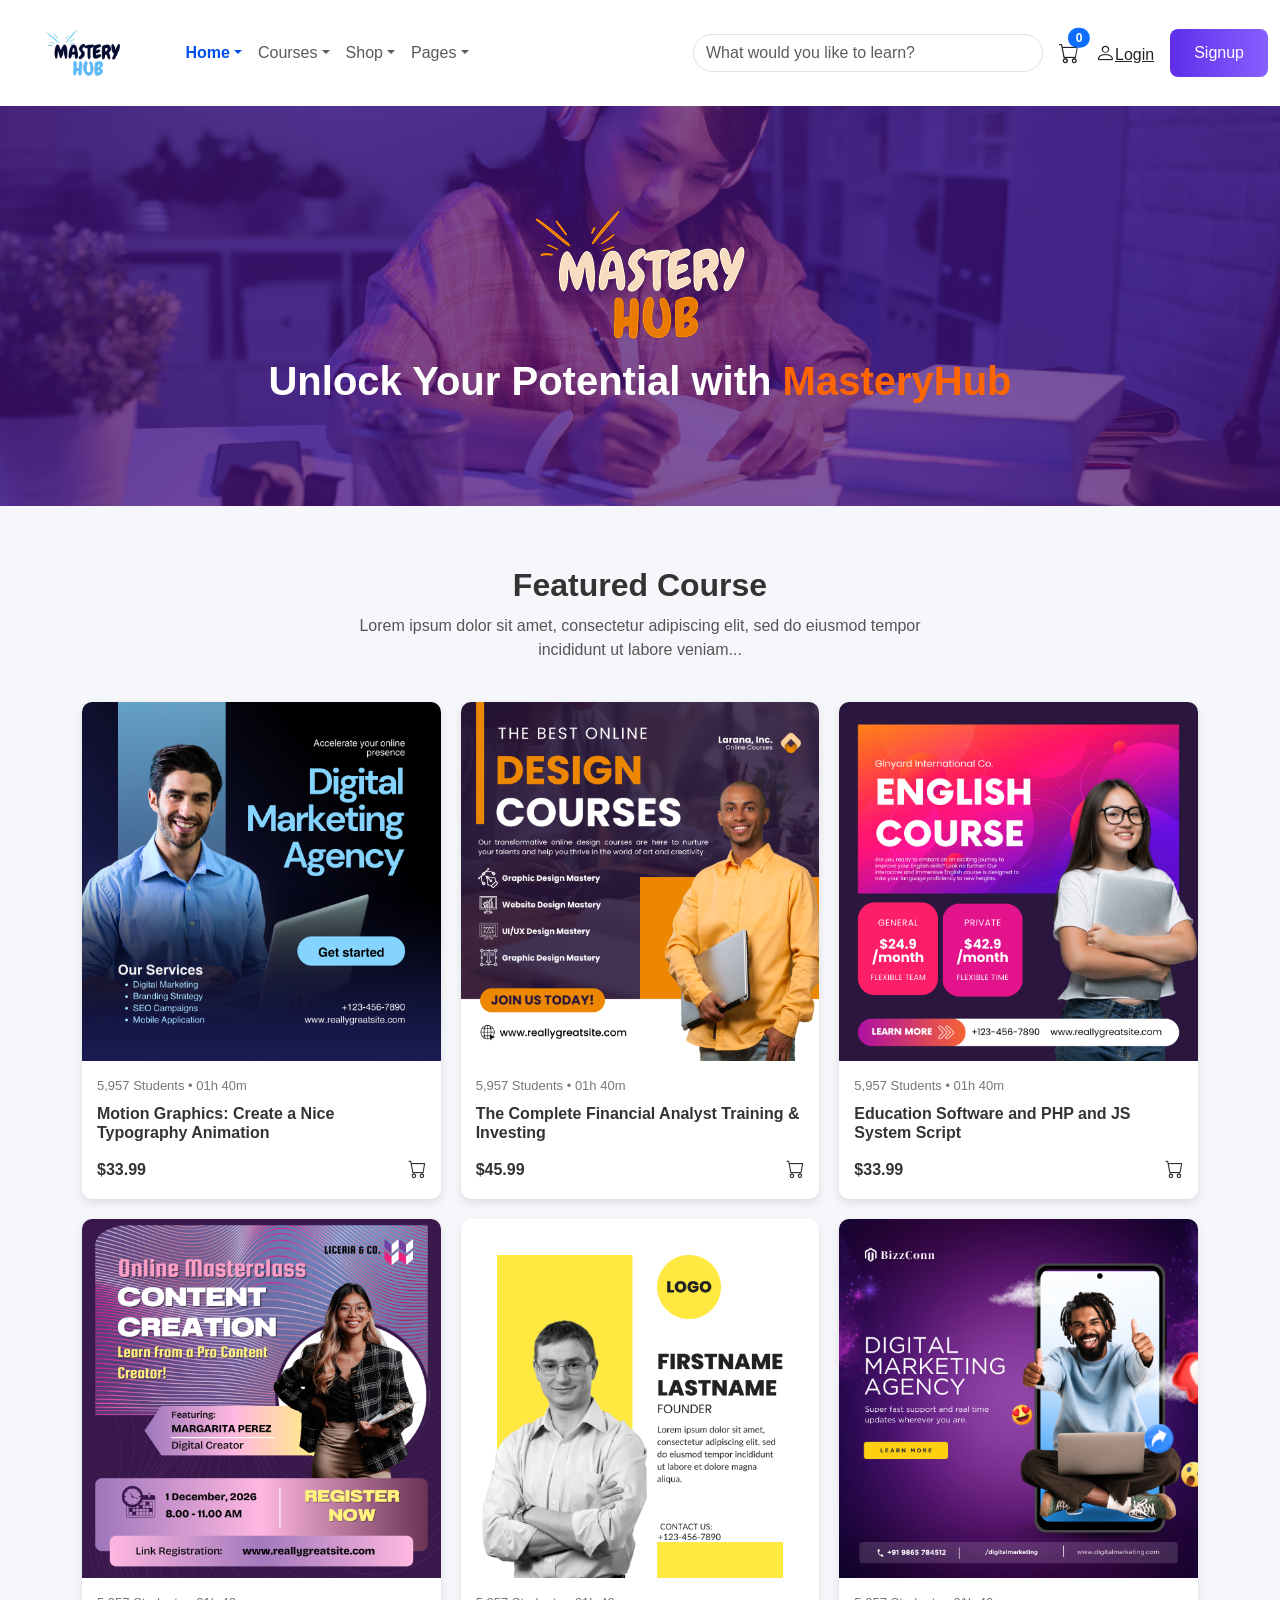
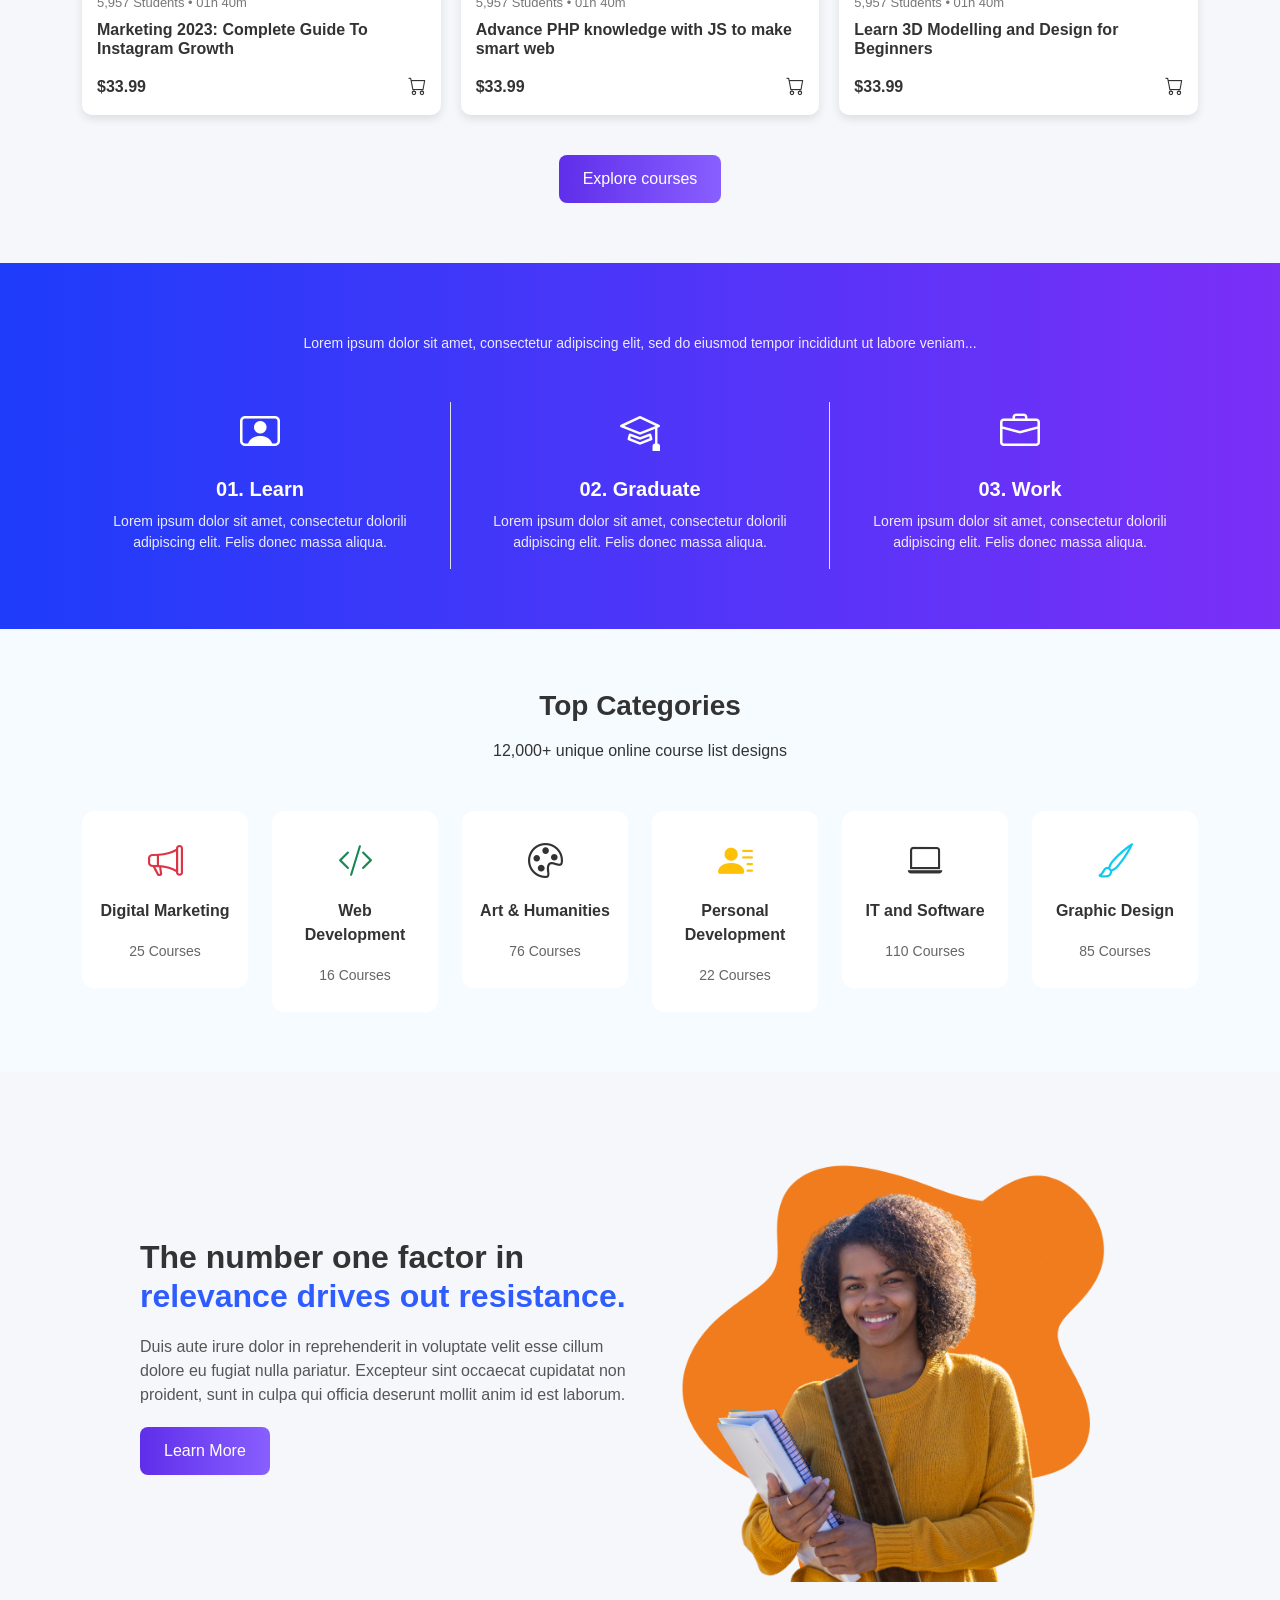
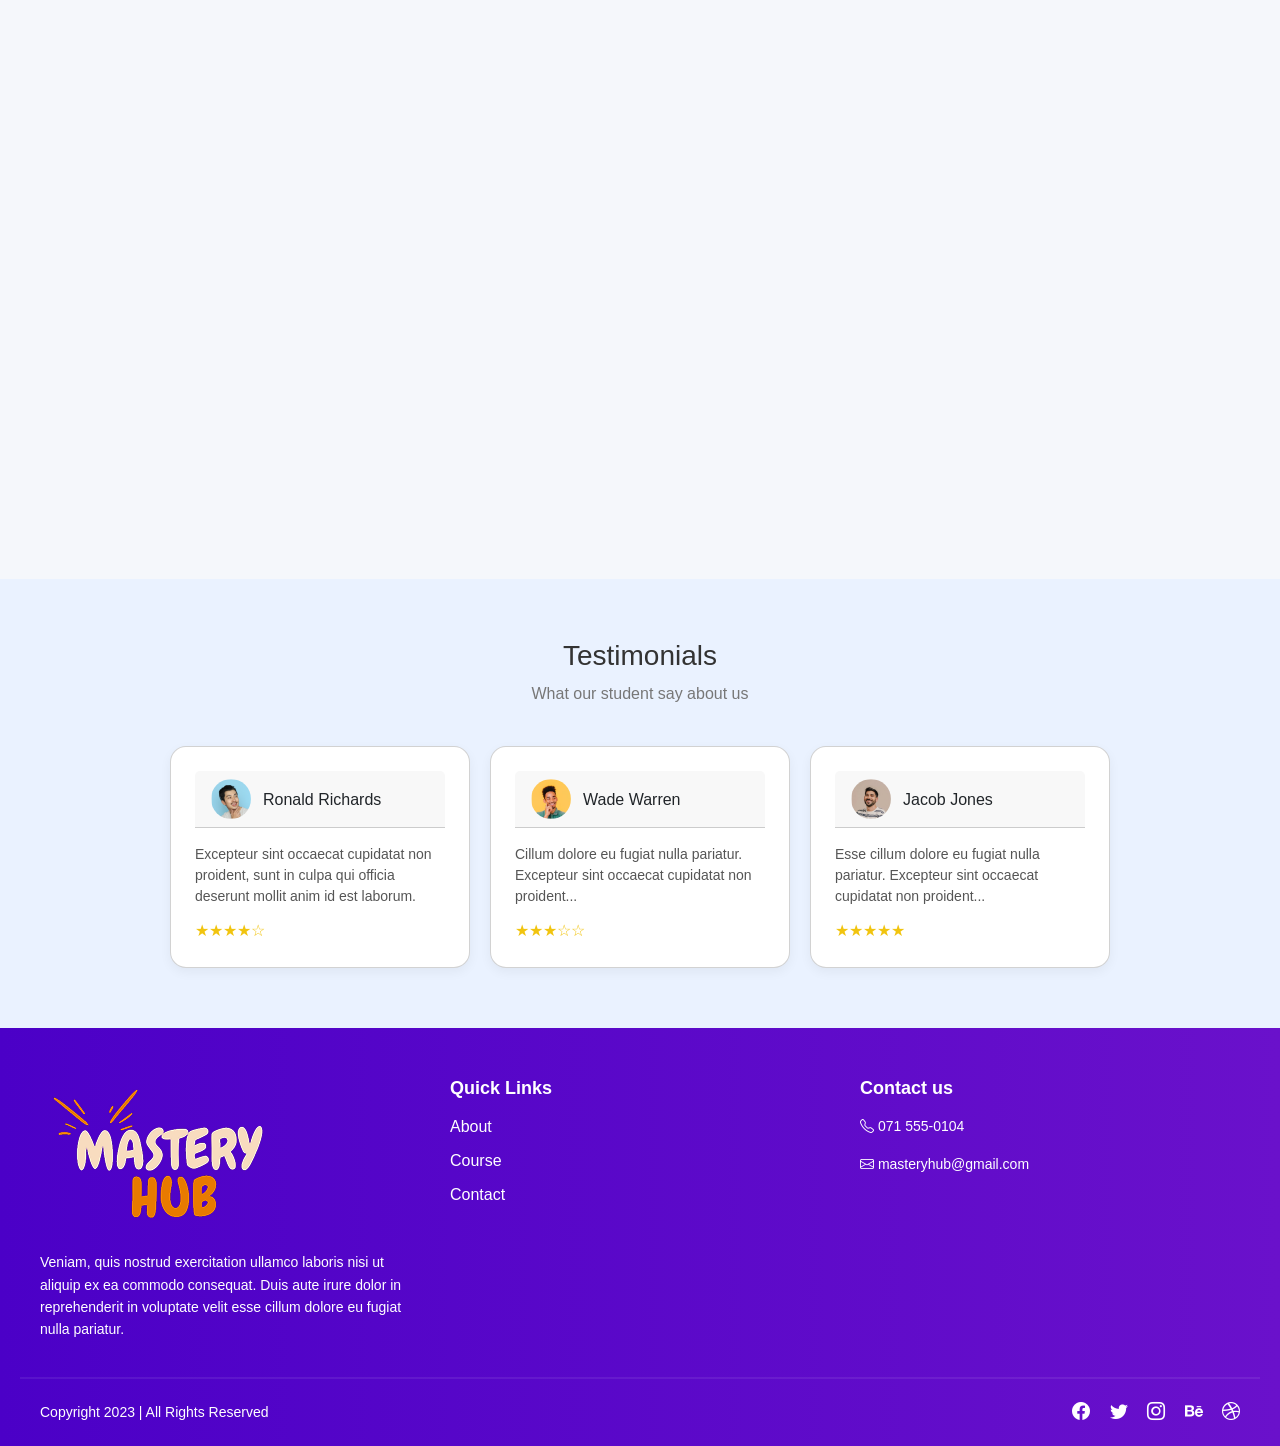
<file: index.html>
<!DOCTYPE html>
<html lang="en">
<head>
  <meta charset="UTF-8">
  <meta name="viewport" content="width=device-width, initial-scale=1.0">
  <title>Home</title>
  <link rel="icon" type="image/png" href="imgs/favicon.png">
  <link href="https://cdn.jsdelivr.net/npm/bootstrap@5.3.3/dist/css/bootstrap.min.css" rel="stylesheet">
  <link href="https://cdn.jsdelivr.net/npm/bootstrap-icons/font/bootstrap-icons.css" rel="stylesheet">
  <link rel="stylesheet" href="style.css">

</head>
<body>

<nav class="navbar navbar-expand-lg bg-white shadow-sm py-2">
  <div class="container-fluid">

    <a class="navbar-brand fw-bold" href="#">
      <img src="./imgs/Nav-Logo.png" alt="Logo" height="80">
    </a>

    
    <button class="navbar-toggler" type="button" data-bs-toggle="collapse" data-bs-target="#navbarContent">
      <span class="navbar-toggler-icon"></span>
    </button>

    <!-- Nav items -->
    <div class="collapse navbar-collapse" id="navbarContent">
      <ul class="navbar-nav me-auto mb-2 mb-lg-0">

        <!-- Home -->
        <li class="nav-item dropdown">
          <a class="nav-link dropdown-toggle active" href="#" role="button" data-bs-toggle="dropdown">Home</a>
          <ul class="dropdown-menu">
            <li><a class="dropdown-item" href="#featured">Featured Course</a></li>
            <li><a class="dropdown-item" href="#Top-Categories">Top Categories</a></li>
            <li><a class="dropdown-item" href="#testimonials">Testimonials</a></li>
          </ul>
        </li>

        <!-- Courses -->
        <li class="nav-item dropdown">
          <a class="nav-link dropdown-toggle" href="#" role="button" data-bs-toggle="dropdown">Courses</a>
          <ul class="dropdown-menu">
            <li><a class="dropdown-item" href="course-browser/Course_Browser_page.html">Web Development</a></li>
            <li><a class="dropdown-item" href="course-browser/Course_Browser_page.html">UI/UX Design</a></li>
          </ul>
        </li>

        <!-- Shop -->
        <li class="nav-item dropdown">
          <a class="nav-link dropdown-toggle" href="#" role="button" data-bs-toggle="dropdown">Shop</a>
          <ul class="dropdown-menu">
            <li><a class="dropdown-item" href="course-browser/Course_Browser_page.html">Courses</a></li>
            <li><a class="dropdown-item" href="course-cart/Course_Cart.html">Cart</a></li>
          </ul>
        </li>

        <!-- Pages -->
        <li class="nav-item dropdown">
          <a class="nav-link dropdown-toggle" href="#" role="button" data-bs-toggle="dropdown">Pages</a>
          <ul class="dropdown-menu">
            <li><a class="dropdown-item" href="/Contact us & About us/About_us.html">About Us</a></li>
            <li><a class="dropdown-item" href="/Contact us & About us/Contact_Us.html">Contact</a></li>
          </ul>
        </li>
      </ul>

      <!-- Search Bar -->
      <form class="d-flex me-3" role="search">
        <input class="form-control rounded-pill search-bar" type="search" placeholder="What would you like to learn?" aria-label="Search">
      </form>

      <!-- Icons + Buttons -->
      <div class="d-flex align-items-center gap-3">
        <a href="#" class="text-dark position-relative">
          <i class="bi bi-cart fs-5"></i>
          <span class="position-absolute top-0 start-100 translate-middle badge rounded-pill bg-primary">0</span>
        </a>
        <a href="login-register/Login_Page.html" class="text-dark"><i class="bi bi-person fs-5"></i>Login</a>
        <a href="login-register/Register_Page.html" class="btn btn-gradien" >Signup</a>
      </div>
    </div>
  </div>
</nav>



  <!-- Hero Section -->
  <section class="hero">
    <div class="hero-overlay">
      <div class="hero-content">
        <img src="./imgs/Footer-Logo.png" alt="MasteryHub Logo" class="hero-logo">
        <h1>Unlock Your Potential with <span>MasteryHub</span></h1>
      </div>
    </div>
  </section>

  <!-- Featured Courses -->
  <section class="featured" id="featured">
    <div class="container">
      <h2>Featured Course</h2>
      <p>Lorem ipsum dolor sit amet, consectetur adipiscing elit, sed do eiusmod tempor incididunt ut labore veniam...</p>
      
      <div class="courses-grid">
        <!-- Course Card -->
        <a href="/course-leraning-instructor-log/Course_Learning.html" style="text-decoration: none; color: inherit;">
        <div class="course-card">
          <img src="./imgs/Course1.png" alt="Course">
          <div class="course-info">
            <p>5,957 Students • 01h 40m</p>
            <h3>Motion Graphics: Create a Nice Typography Animation</h3>
            <div class="course-footer">
              <span>$33.99</span>
              <i class="bi bi-cart"></i>
            </div>
          </div>
        </div></a>

        <a href="/course-leraning-instructor-log/Course_Learning.html" style="text-decoration: none; color: inherit;">
        <div class="course-card">
          <img src="imgs/Course2.png" alt="Course">
          <div class="course-info">
            <p>5,957 Students • 01h 40m</p>
            <h3>The Complete Financial Analyst Training & Investing</h3>
            <div class="course-footer">
              <span>$45.99</span>
              <i class="bi bi-cart"></i>
            </div>
          </div>
        </div></a>

        <a href="/course-leraning-instructor-log/Course_Learning.html" style="text-decoration: none; color: inherit;">
        <div class="course-card">
          <img src="imgs/Course3.png" alt="Course">
          <div class="course-info">
            <p>5,957 Students • 01h 40m</p>
            <h3>Education Software and PHP and JS System Script</h3>
            <div class="course-footer">
              <span>$33.99</span>
              <i class="bi bi-cart"></i>
            </div>
          </div>
        </div></a>

        <a href="/course-leraning-instructor-log/Course_Learning.html" style="text-decoration: none; color: inherit;">
        <div class="course-card">
          <img src="imgs/Course4.png" alt="Course">
          <div class="course-info">
            <p>5,957 Students • 01h 40m</p>
            <h3>Marketing 2023: Complete Guide To Instagram Growth</h3>
            <div class="course-footer">
              <span>$33.99</span>
              <i class="bi bi-cart"></i>
            </div>
          </div>
        </div></a>

        <a href="/course-leraning-instructor-log/Course_Learning.html" style="text-decoration: none; color: inherit;">
        <div class="course-card">
          <img src="imgs/Course5.png" alt="Course">
          <div class="course-info">
            <p>5,957 Students • 01h 40m</p>
            <h3>Advance PHP knowledge with JS to make smart web</h3>
            <div class="course-footer">
              <span>$33.99</span>
              <i class="bi bi-cart"></i>
            </div>
          </div>
        </div></a>

        <a href="/course-leraning-instructor-log/Course_Learning.html" style="text-decoration: none; color: inherit;">
        <div class="course-card">
          <img src="imgs/Course6.png" alt="Course">
          <div class="course-info">
            <p>5,957 Students • 01h 40m</p>
            <h3>Learn 3D Modelling and Design for Beginners</h3>
            <div class="course-footer">
              <span>$33.99</span>
              <i class="bi bi-cart"></i>
            </div>
          </div>
        </div>
      </div></a>

      <div class="btn-container">
        <a href="/course-browser/Course_Browser_page.html" class="btn btn-gradient">Explore courses</a>
      </div>
    </div>
  </section>



  <!-- Gradient Section -->
  <section class="gradient-section">
    <div class="container">
      <p class="mb-5">Lorem ipsum dolor sit amet, consectetur adipiscing elit, sed do eiusmod tempor incididunt ut labore veniam...</p>
      <div class="row">
        <div class="col-md-4">
          <div class="icon-box"><i class="bi bi-person-video"></i></div>
          <h5>01. Learn</h5>
          <p>Lorem ipsum dolor sit amet, consectetur dolorili adipiscing elit. Felis donec massa aliqua.</p>
        </div>
        <div class="col-md-4 border-start border-end">
          <div class="icon-box"><i class="bi bi-mortarboard"></i></div>
          <h5>02. Graduate</h5>
          <p>Lorem ipsum dolor sit amet, consectetur dolorili adipiscing elit. Felis donec massa aliqua.</p>
        </div>
        <div class="col-md-4">
          <div class="icon-box"><i class="bi bi-briefcase"></i></div>
          <h5>03. Work</h5>
          <p>Lorem ipsum dolor sit amet, consectetur dolorili adipiscing elit. Felis donec massa aliqua.</p>
        </div>
      </div>
    </div>
  </section>

  <!-- Categories Section -->
  <section class="category-section" id="Top-Categories">
    <div class="container">
      <h3 class="fw-bold mb-3">Top Categories</h3>
      <p class="mb-5">12,000+ unique online course list designs</p>
      <div class="row g-4">
        <div class="col-md-4 col-lg-2">
          <div class="category-card">
            <div class="icon text-danger"><i class="bi bi-megaphone"></i></div>
            <p>Digital Marketing</p>
            <small>25 Courses</small>
          </div>
        </div>
        <div class="col-md-4 col-lg-2">
          <div class="category-card">
            <div class="icon text-success"><i class="bi bi-code-slash"></i></div>
            <p>Web Development</p>
            <small>16 Courses</small>
          </div>
        </div>
        <div class="col-md-4 col-lg-2">
          <div class="category-card">
            <div class="icon text-purple"><i class="bi bi-palette"></i></div>
            <p>Art & Humanities</p>
            <small>76 Courses</small>
          </div>
        </div>
        <div class="col-md-4 col-lg-2">
          <div class="category-card">
            <div class="icon text-warning"><i class="bi bi-person-lines-fill"></i></div>
            <p>Personal Development</p>
            <small>22 Courses</small>
          </div>
        </div>
        <div class="col-md-4 col-lg-2">
          <div class="category-card">
            <div class="icon text-teal"><i class="bi bi-laptop"></i></div>
            <p>IT and Software</p>
            <small>110 Courses</small>
          </div>
        </div>
        <div class="col-md-4 col-lg-2">
          <div class="category-card">
            <div class="icon text-info"><i class="bi bi-brush"></i></div>
            <p>Graphic Design</p>
            <small>85 Courses</small>
          </div>
        </div>
      </div>
    </div>
  </section>







  <!-- Third Section -->
  <section class="third-card">
    <div class="third-card-content">
      <div class="third-card-text">
        <h1>The number one factor in <span>relevance drives out resistance.</span></h1>
        <p>
          Duis aute irure dolor in reprehenderit in voluptate velit esse cillum dolore eu fugiat nulla pariatur. 
          Excepteur sint occaecat cupidatat non proident, sunt in culpa qui officia deserunt mollit anim id est laborum.
        </p>
        <a href="contact-about/Contact_Us.html" class="btn" >Learn More</a>
      </div>
      <div class="third-card-image">
        <img src="./imgs/2.png" alt="Student">
      </div>
    </div>
  </section>

  <!-- Mastery Hub Section -->
<section class="video-section">
  <div class="video-thumbnail">
    <iframe width="560" height="315" src="https://www.youtube.com/embed/2O2-WOg8SN4?si=ayAj72TDtfcrDZI7" title="YouTube video player" 
    frameborder="0" allow="accelerometer; autoplay; clipboard-write; encrypted-media; gyroscope; picture-in-picture; web-share" 
    referrerpolicy="strict-origin-when-cross-origin" allowfullscreen>
  </iframe>
  </div>
</section>


  <!-- Testimonials Section -->
  <section class="testimonials" id="testimonials">
    <h2>Testimonials</h2>
    <p class="subtitle">What our student say about us</p>
    <div class="testimonial-cards">
      <div class="card">
        <div class="card-header">
          <img src="imgs/R1.png" alt="Avatar">
          <h3>Ronald Richards</h3>
        </div>
        <p>Excepteur sint occaecat cupidatat non proident, sunt in culpa qui officia deserunt mollit anim id est laborum.</p>
        <div class="stars">★★★★☆</div>
      </div>

      <div class="card">
        <div class="card-header">
          <img src="imgs/r2.png" alt="Avatar">
          <h3>Wade Warren</h3>
        </div>
        <p>Cillum dolore eu fugiat nulla pariatur. Excepteur sint occaecat cupidatat non proident...</p>
        <div class="stars">★★★☆☆</div>
      </div>

      <div class="card">
        <div class="card-header">
          <img src="imgs/r3.png" alt="Avatar">
          <h3>Jacob Jones</h3>
        </div>
        <p>Esse cillum dolore eu fugiat nulla pariatur. Excepteur sint occaecat cupidatat non proident...</p>
        <div class="stars">★★★★★</div>
      </div>
    </div>
  </section>














  <!-- Footer -->
  <footer class="footer">
    <div class="footer-container">
      <!-- Logo + Description -->
      <div class="footer-section">
        <img src="./imgs/Footer-Logo.png" alt="Mastery Hub Logo" class="footer-logo">
        <p>
          Veniam, quis nostrud exercitation ullamco laboris nisi ut aliquip ex ea commodo consequat. 
          Duis aute irure dolor in reprehenderit in voluptate velit esse cillum dolore eu fugiat nulla pariatur.
        </p>
      </div>

      <!-- Quick Links -->
      <div class="footer-section">
        <h4>Quick Links</h4>
        <ul>
          <li><a href="#">About</a></li>
          <li><a href="#">Course</a></li>
          <li><a href="#">Contact</a></li>
        </ul>
      </div>

      <!-- Contact -->
      <div class="footer-section">
        <h4>Contact us</h4>
        <p><i class="bi bi-telephone"></i> 071 555-0104</p>
        <p><i class="bi bi-envelope"></i> masteryhub@gmail.com</p>
      </div>
    </div>

    <hr>

    <!-- Bottom Row -->
    <div class="footer-bottom">
      <p>Copyright 2023 | All Rights Reserved</p>
      <div class="social-icons">
        <a href="#"><i class="bi bi-facebook"></i></a>
        <a href="#"><i class="bi bi-twitter"></i></a>
        <a href="#"><i class="bi bi-instagram"></i></a>
        <a href="#"><i class="bi bi-behance"></i></a>
        <a href="#"><i class="bi bi-dribbble"></i></a>
      </div>
    </div>
  </footer>


<script src="https://cdn.jsdelivr.net/npm/bootstrap@5.3.3/dist/js/bootstrap.bundle.min.js"></script>
<link href="https://cdn.jsdelivr.net/npm/bootstrap-icons/font/bootstrap-icons.css" rel="stylesheet">
</body>
</html>
</file>
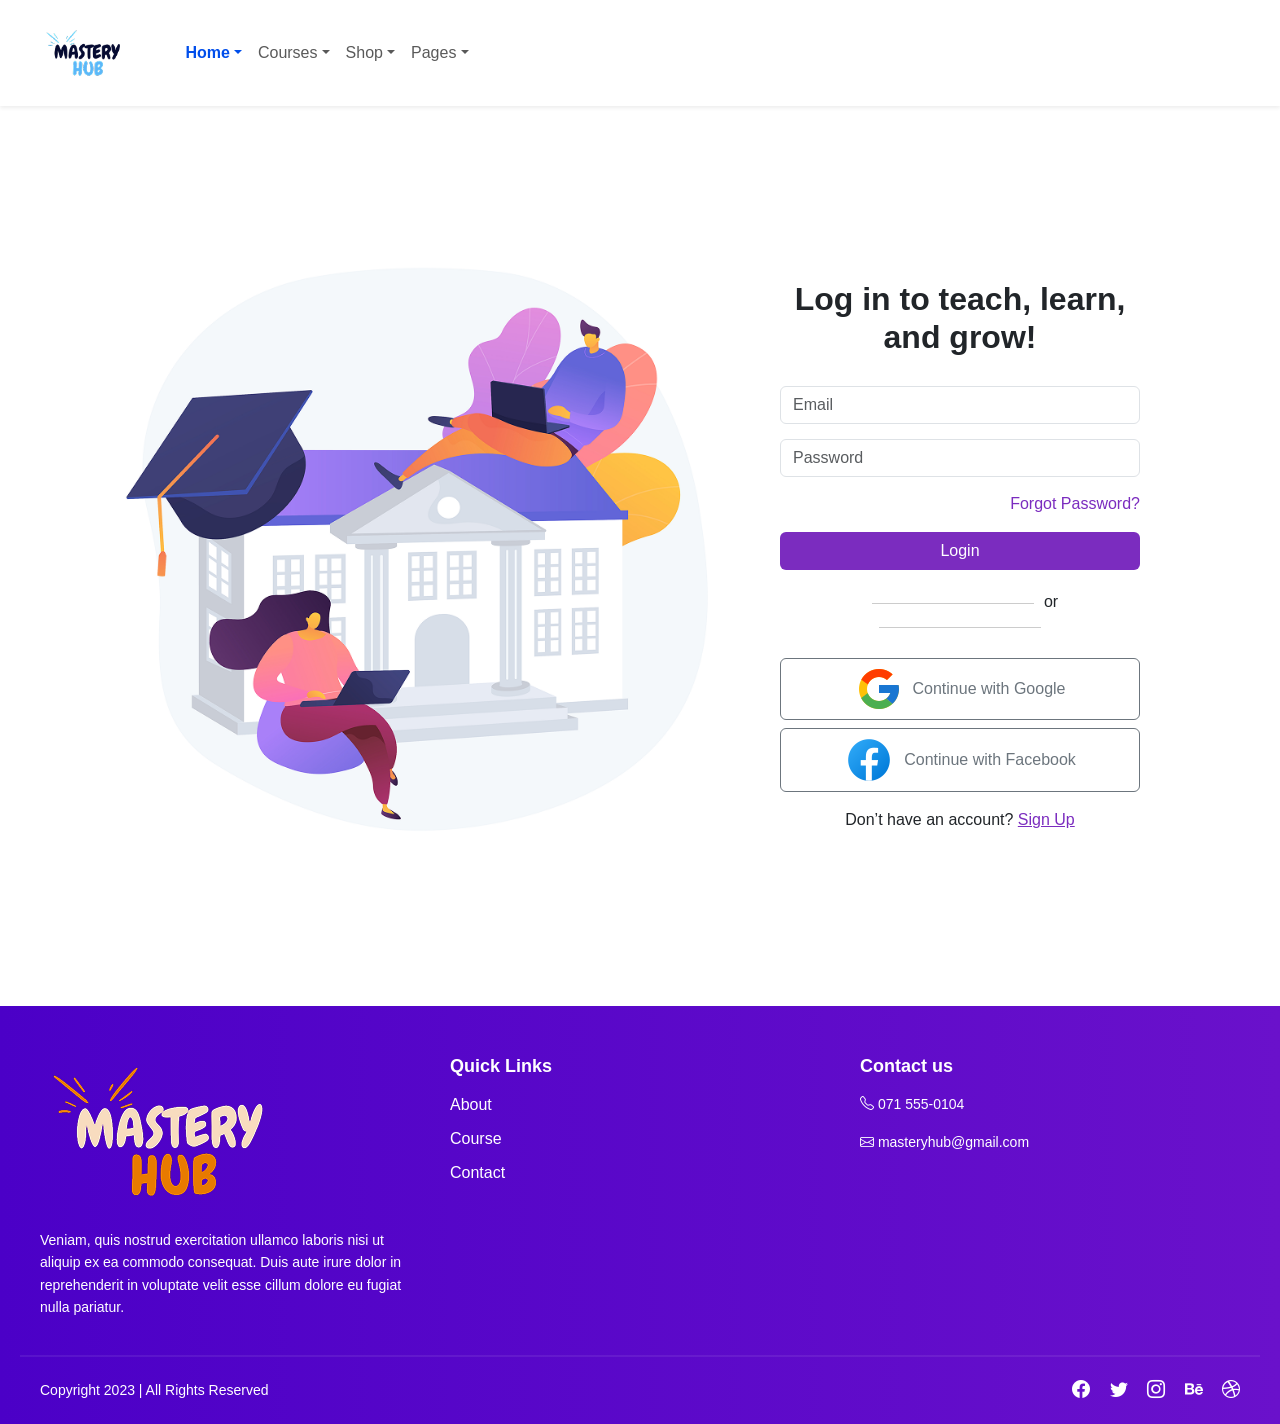
<file: Login_Page.html>
<!DOCTYPE html>
<html lang="en">
<head>
    <meta charset="UTF-8">
    <meta name="viewport" content="width=device-width, initial-scale=1.0">
    <title>Login</title>
    <link href="https://cdn.jsdelivr.net/npm/bootstrap@5.3.2/dist/css/bootstrap.min.css" rel="stylesheet"/>
    <link href="https://cdn.jsdelivr.net/npm/bootstrap-icons/font/bootstrap-icons.css" rel="stylesheet">
    <link rel="stylesheet" href="./login-register/Login.css">

</head>
<body>

        <nav class="navbar navbar-expand-lg bg-white shadow-sm py-2">
        <div class="container-fluid">
      
          <a class="navbar-brand fw-bold" href="#">
            <img src="./imgs/Nav-Logo.png" alt="Logo" height="80">
          </a>
      
          
          <button class="navbar-toggler" type="button" data-bs-toggle="collapse" data-bs-target="#navbarContent">
            <span class="navbar-toggler-icon"></span>
          </button>
      
          <!-- Nav items -->
          <div class="collapse navbar-collapse" id="navbarContent">
            <ul class="navbar-nav me-auto mb-2 mb-lg-0">
      
              <!-- Home -->
              <li class="nav-item dropdown">
                <a class="nav-link dropdown-toggle active" href="#" role="button" data-bs-toggle="dropdown">Home</a>
                <ul class="dropdown-menu">
                  <li><a class="dropdown-item" href="index.html">Featured Course</a></li>
                  <li><a class="dropdown-item" href="index.html">Top Categories</a></li>
                  <li><a class="dropdown-item" href="index.html">Testimonials</a></li>
                </ul>
              </li>
      
              <!-- Courses -->
              <li class="nav-item dropdown">
                <a class="nav-link dropdown-toggle" href="#" role="button" data-bs-toggle="dropdown">Courses</a>
                <ul class="dropdown-menu">
                  <li><a class="dropdown-item" href="#">Web Development</a></li>
                  <li><a class="dropdown-item" href="#">UI/UX Design</a></li>
                </ul>
              </li>
      
              <!-- Shop -->
              <li class="nav-item dropdown">
                <a class="nav-link dropdown-toggle" href="#" role="button" data-bs-toggle="dropdown">Shop</a>
                <ul class="dropdown-menu">
                  <li><a class="dropdown-item" href="#">Products</a></li>
                  <li><a class="dropdown-item" href="#">Cart</a></li>
                </ul>
              </li>
      
              <!-- Pages -->
              <li class="nav-item dropdown">
                <a class="nav-link dropdown-toggle" href="#" role="button" data-bs-toggle="dropdown">Pages</a>
                <ul class="dropdown-menu">
                  <li><a class="dropdown-item" href="#">About Us</a></li>
                  <li><a class="dropdown-item" href="#">Contact</a></li>
                </ul>
              </li>
            </ul>
      
          </div>
        </div>
      </nav>



    
    <div class="main-wrapper">
        <!-- Left Side Illustration -->
        <div class="illustration d-none d-md-block"></div>
      
        <!-- Right Side Login Form -->
    <div class="login-form">
        <h2 class="text-center">Log in to teach, learn, and grow!</h2>

        <form id="loginForm" method="POST" action="login.php">
        <input type="email" class="form-control" placeholder="Email" required />
        <input type="password" class="form-control" placeholder="Password" required />

        <div class="text-end mb-3">
            <a href="#" class="text-decoration-none" style="color: #7b2cbf;">Forgot Password?</a>
        </div>

        <button type="submit" class="btn btn-purple w-100">Login</button>
        </form>

        <div class="form-divider">or</div>

        <button class="btn btn-outline-secondary w-100 social-btn mb-2">
            <img src="[data-uri]" alt="google-logo">
            Continue with Google
        </button>

        <button class="btn btn-outline-secondary w-100 social-btn mb-3">
            <img src="[data-uri]" alt="facebook-new">
            Continue with Facebook
        </button>

        <div class="text-center mt-3">
        Don’t have an account? <a href="/Register_Page.html" style="color: #7b2cbf;">Sign Up</a>
        </div>
    </div>
    </div>



      <!-- Footer -->
  <footer class="footer">
    <div class="footer-container">
      <!-- Logo + Description -->
      <div class="footer-section">
        <img src="./imgs/Footer-Logo.png" alt="Mastery Hub Logo" class="footer-logo">
        <p>
          Veniam, quis nostrud exercitation ullamco laboris nisi ut aliquip ex ea commodo consequat. 
          Duis aute irure dolor in reprehenderit in voluptate velit esse cillum dolore eu fugiat nulla pariatur.
        </p>
      </div>

      <!-- Quick Links -->
      <div class="footer-section">
        <h4>Quick Links</h4>
        <ul>
          <li><a href="#">About</a></li>
          <li><a href="#">Course</a></li>
          <li><a href="#">Contact</a></li>
        </ul>
      </div>

      <!-- Contact -->
      <div class="footer-section">
        <h4>Contact us</h4>
        <p><i class="bi bi-telephone"></i> 071 555-0104</p>
        <p><i class="bi bi-envelope"></i> masteryhub@gmail.com</p>
      </div>
    </div>

    <hr>

    <!-- Bottom Row -->
    <div class="footer-bottom">
      <p>Copyright 2023 | All Rights Reserved</p>
      <div class="social-icons">
        <a href="#"><i class="bi bi-facebook"></i></a>
        <a href="#"><i class="bi bi-twitter"></i></a>
        <a href="#"><i class="bi bi-instagram"></i></a>
        <a href="#"><i class="bi bi-behance"></i></a>
        <a href="#"><i class="bi bi-dribbble"></i></a>
      </div>
    </div>
  </footer>


<!-- Bootstrap JS -->
<script src="https://cdn.jsdelivr.net/npm/bootstrap@5.3.2/dist/js/bootstrap.bundle.min.js"></script>

</body>
</html>
</file>
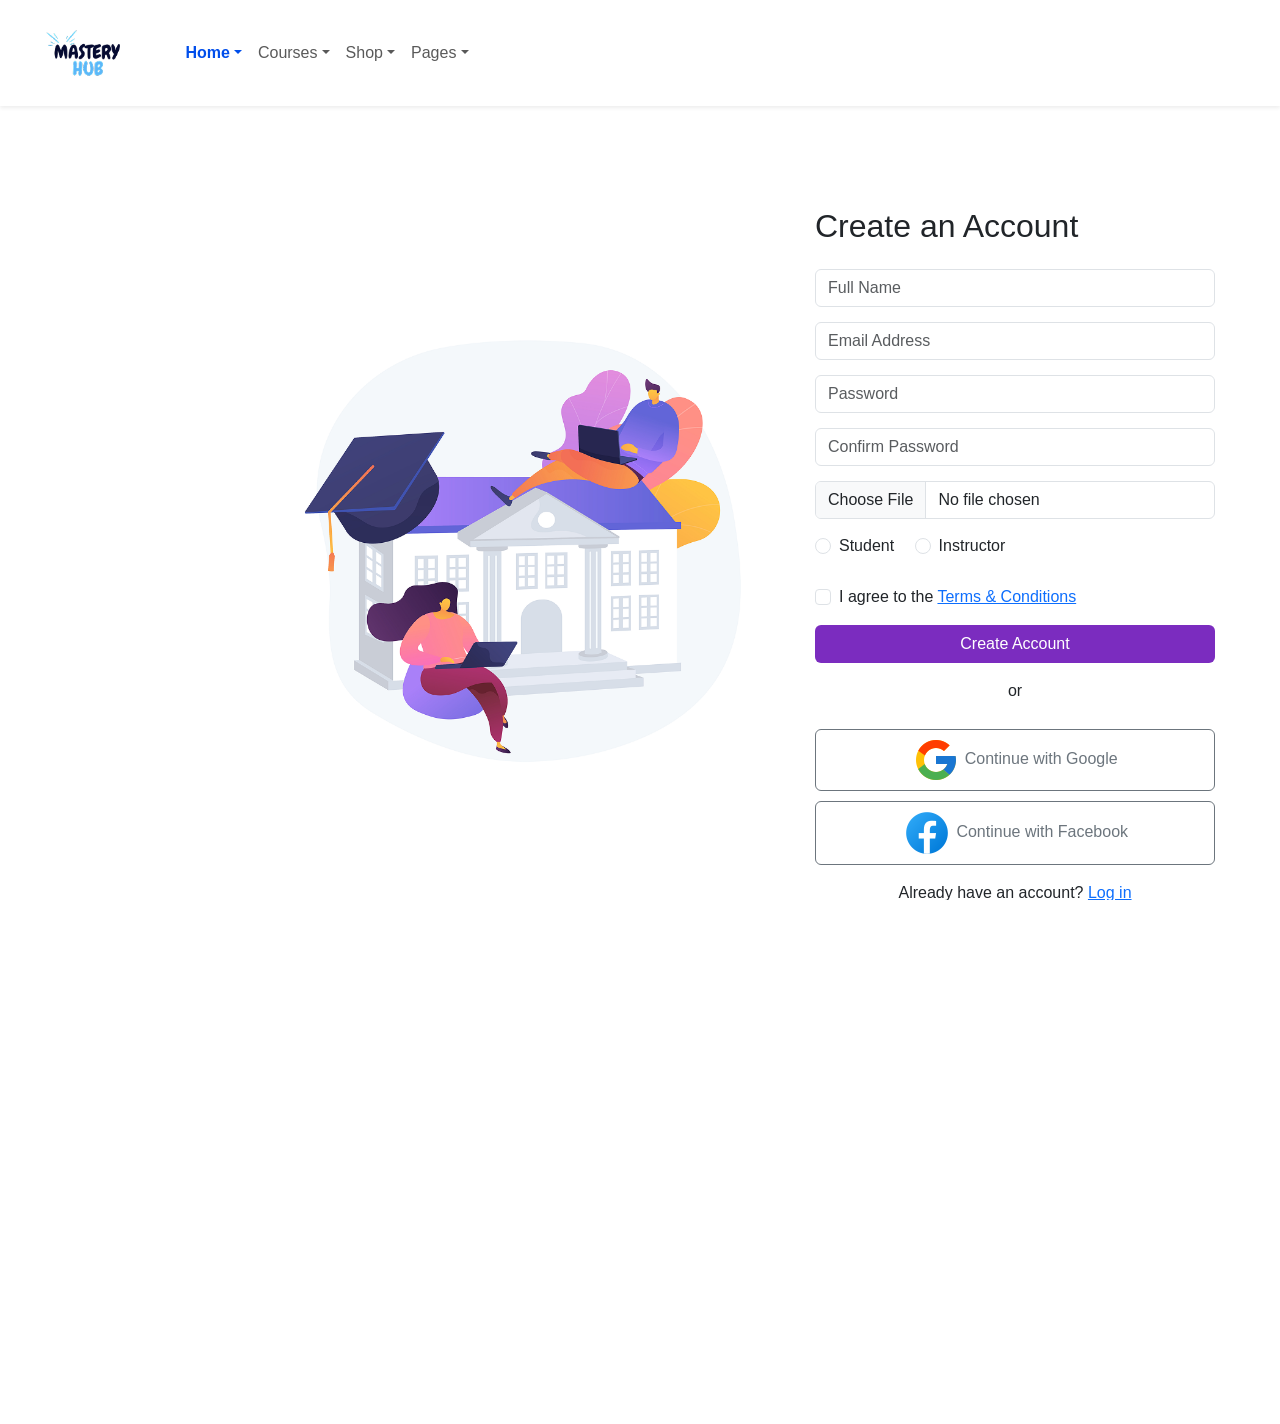
<file: Register_Page.html>
<!DOCTYPE html>
<html lang="en">
<head>
    <meta charset="UTF-8">
    <meta name="viewport" content="width=device-width, initial-scale=1.0">
    <title>Sign Up</title>
    <link href="https://cdn.jsdelivr.net/npm/bootstrap@5.3.2/dist/css/bootstrap.min.css" rel="stylesheet"/>
    <link href="https://cdn.jsdelivr.net/npm/bootstrap-icons/font/bootstrap-icons.css" rel="stylesheet">
    <link rel="stylesheet" href="./login-register/Register.css">

</head>
<body>

        <nav class="navbar navbar-expand-lg bg-white shadow-sm py-2">
        <div class="container-fluid">
      
          <a class="navbar-brand fw-bold" href="#">
            <img src="./imgs/Nav-Logo.png" alt="Logo" height="80">
          </a>
      
          
          <button class="navbar-toggler" type="button" data-bs-toggle="collapse" data-bs-target="#navbarContent">
            <span class="navbar-toggler-icon"></span>
          </button>
      
          <!-- Nav items -->
          <div class="collapse navbar-collapse" id="navbarContent">
            <ul class="navbar-nav me-auto mb-2 mb-lg-0">
      
              <!-- Home -->
              <li class="nav-item dropdown">
                <a class="nav-link dropdown-toggle active" href="#" role="button" data-bs-toggle="dropdown">Home</a>
                <ul class="dropdown-menu">
                  <li><a class="dropdown-item" href="index.html">Featured Course</a></li>
                  <li><a class="dropdown-item" href="#Top-Categories">Top Categories</a></li>
                  <li><a class="dropdown-item" href="#testimonials">Testimonials</a></li>
                </ul>
              </li>
      
              <!-- Courses -->
              <li class="nav-item dropdown">
                <a class="nav-link dropdown-toggle" href="#" role="button" data-bs-toggle="dropdown">Courses</a>
                <ul class="dropdown-menu">
                  <li><a class="dropdown-item" href="#">Web Development</a></li>
                  <li><a class="dropdown-item" href="#">UI/UX Design</a></li>
                </ul>
              </li>
      
              <!-- Shop -->
              <li class="nav-item dropdown">
                <a class="nav-link dropdown-toggle" href="#" role="button" data-bs-toggle="dropdown">Shop</a>
                <ul class="dropdown-menu">
                  <li><a class="dropdown-item" href="#">Products</a></li>
                  <li><a class="dropdown-item" href="#">Cart</a></li>
                </ul>
              </li>
      
              <!-- Pages -->
              <li class="nav-item dropdown">
                <a class="nav-link dropdown-toggle" href="#" role="button" data-bs-toggle="dropdown">Pages</a>
                <ul class="dropdown-menu">
                  <li><a class="dropdown-item" href="#">About Us</a></li>
                  <li><a class="dropdown-item" href="#">Contact</a></li>
                </ul>
              </li>
            </ul>
      
          </div>
        </div>
      </nav>



    
    <div class="main-wrapper">
        <!-- Left Side Illustration -->
        <div class="illustration d-none d-md-block"></div>
      
        <!-- Right Side Form -->
        <div class="form-section">
          <div class="form-wrapper">
            <h2 class="mb-4">Create an Account</h2>
            <form id="registerForm" action="register.php" method="POST" enctype="multipart/form-data">
              <input type="text" name="fullName" class="form-control" placeholder="Full Name" required />
              <input type="email" name="email" class="form-control" placeholder="Email Address" required />
              <input type="password" name="password" class="form-control" placeholder="Password" required />
              <input type="password" name="confirmPassword" class="form-control" placeholder="Confirm Password" required />
              <input type="file" name="file" class="form-control" />

              <div class="form-check form-check-inline">
                <input class="form-check-input" type="radio" name="role" id="student" value="Student" required />
                <label class="form-check-label" for="student">Student</label>
              </div>
              
              <div class="form-check form-check-inline mb-3">
                <input class="form-check-input" type="radio" name="role" id="instructor" value="Instructor" required />
                <label class="form-check-label" for="instructor">Instructor</label>
              </div>

              <div class="form-check mb-3">
                <input class="form-check-input" type="checkbox" id="terms" required />
                <label class="form-check-label" for="terms">
                   I agree to the <a href="/Terms_and_Conditions.html">Terms & Conditions</a>
                </label>
              </div>

              <button type="submit" class="btn btn-purple w-100">Create Account</button>
            </form>
      
            <div class="text-center my-3">or</div>
            
            <div class="social-login">
              <button class="btn btn-outline-secondary">
                <img src="[data-uri]" alt="google-logo">
                Continue with Google
              </button>
              <button class="btn btn-outline-secondary">
                <img src="[data-uri]" alt="facebook-new">
                Continue with Facebook
              </button>
            </div>
      
            <div class="mt-3 text-center">
              Already have an account? <a href="/Login_Page.html">Log in</a>
            </div>
          </div>
        </div>
      </div>



      <!-- Footer -->
  <footer class="footer">
    <div class="footer-container">
      <!-- Logo + Description -->
      <div class="footer-section">
        <img src="./imgs/Footer-Logo.png" alt="Mastery Hub Logo" class="footer-logo">
        <p>
          Veniam, quis nostrud exercitation ullamco laboris nisi ut aliquip ex ea commodo consequat. 
          Duis aute irure dolor in reprehenderit in voluptate velit esse cillum dolore eu fugiat nulla pariatur.
        </p>
      </div>

      <!-- Quick Links -->
      <div class="footer-section">
        <h4>Quick Links</h4>
        <ul>
          <li><a href="#">About</a></li>
          <li><a href="#">Course</a></li>
          <li><a href="#">Contact</a></li>
        </ul>
      </div>

      <!-- Contact -->
      <div class="footer-section">
        <h4>Contact us</h4>
        <p><i class="bi bi-telephone"></i> 071 555-0104</p>
        <p><i class="bi bi-envelope"></i> masteryhub@gmail.com</p>
      </div>
    </div>

    <hr>

    <!-- Bottom Row -->
    <div class="footer-bottom">
      <p>Copyright 2023 | All Rights Reserved</p>
      <div class="social-icons">
        <a href="#"><i class="bi bi-facebook"></i></a>
        <a href="#"><i class="bi bi-twitter"></i></a>
        <a href="#"><i class="bi bi-instagram"></i></a>
        <a href="#"><i class="bi bi-behance"></i></a>
        <a href="#"><i class="bi bi-dribbble"></i></a>
      </div>
    </div>
  </footer>


<!-- Bootstrap JS -->
<script src="https://cdn.jsdelivr.net/npm/bootstrap@5.3.2/dist/js/bootstrap.bundle.min.js"></script>


</body>
</html>
</file>
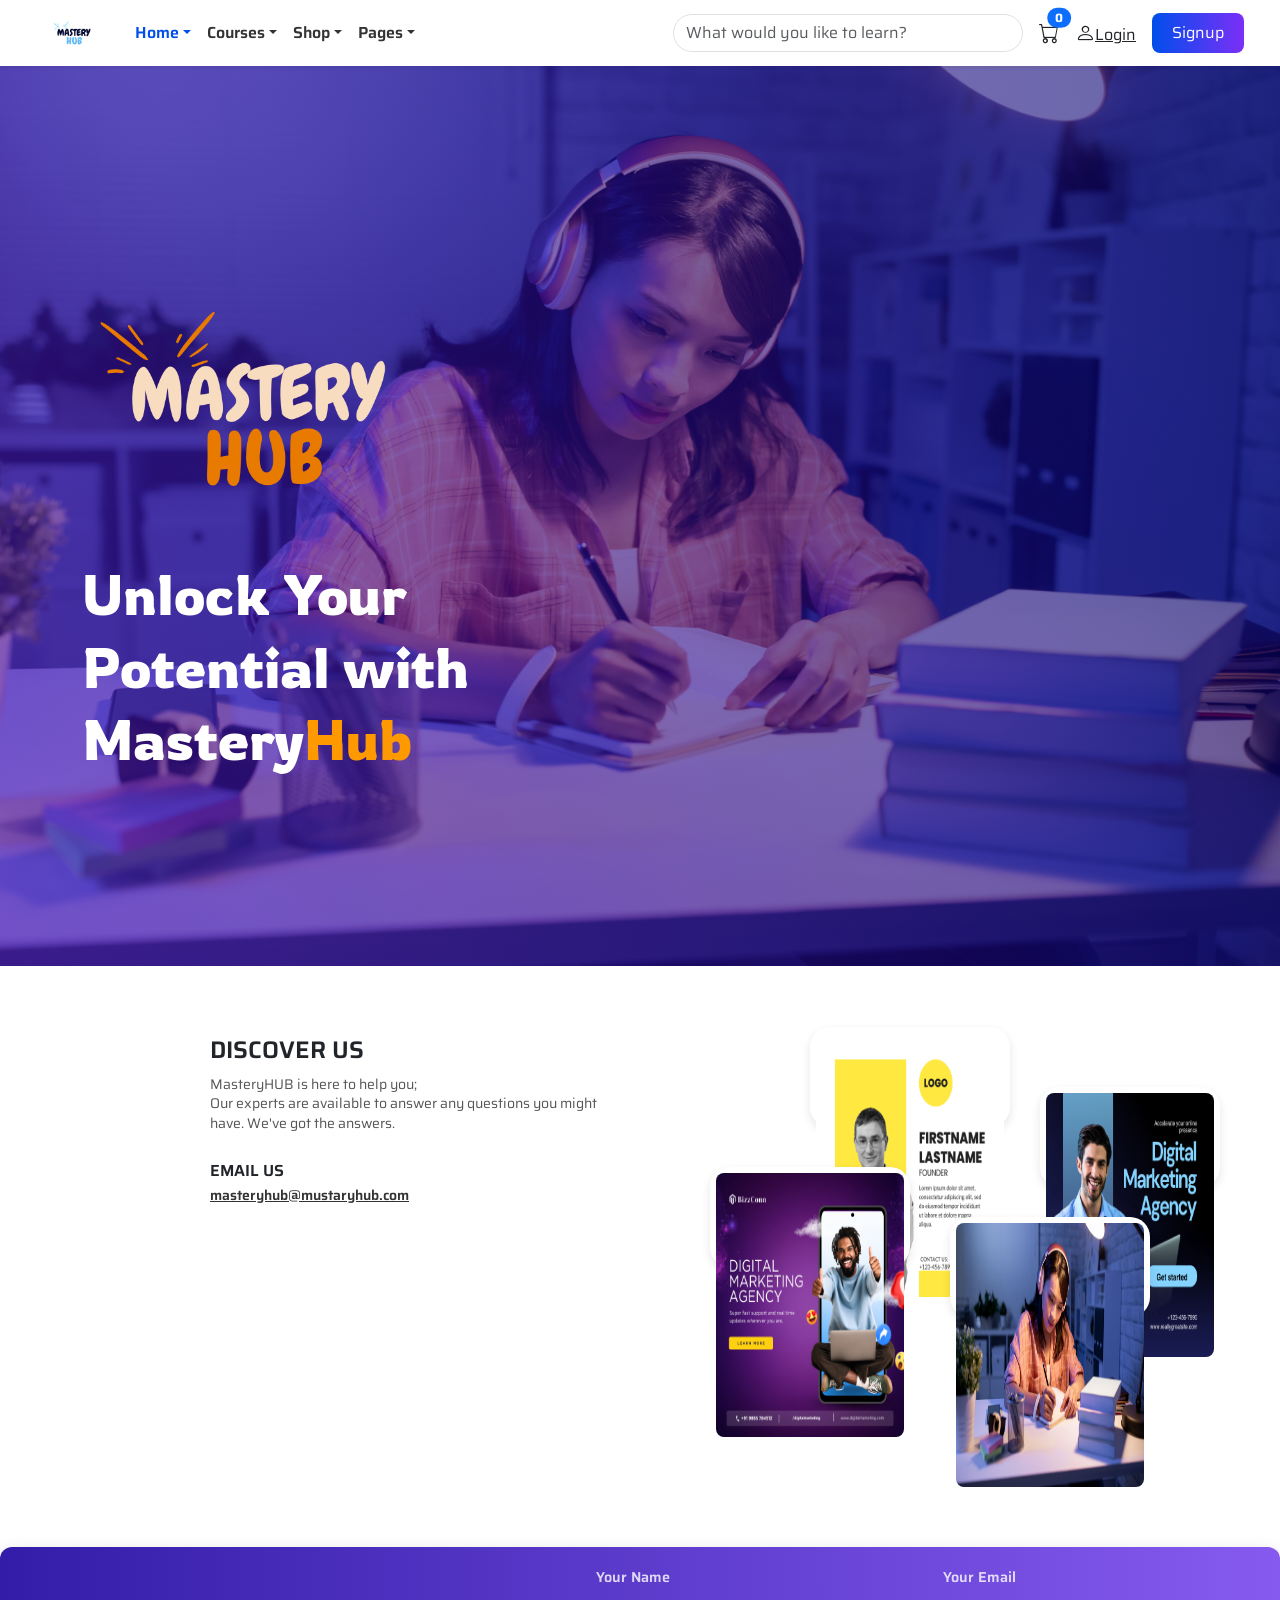
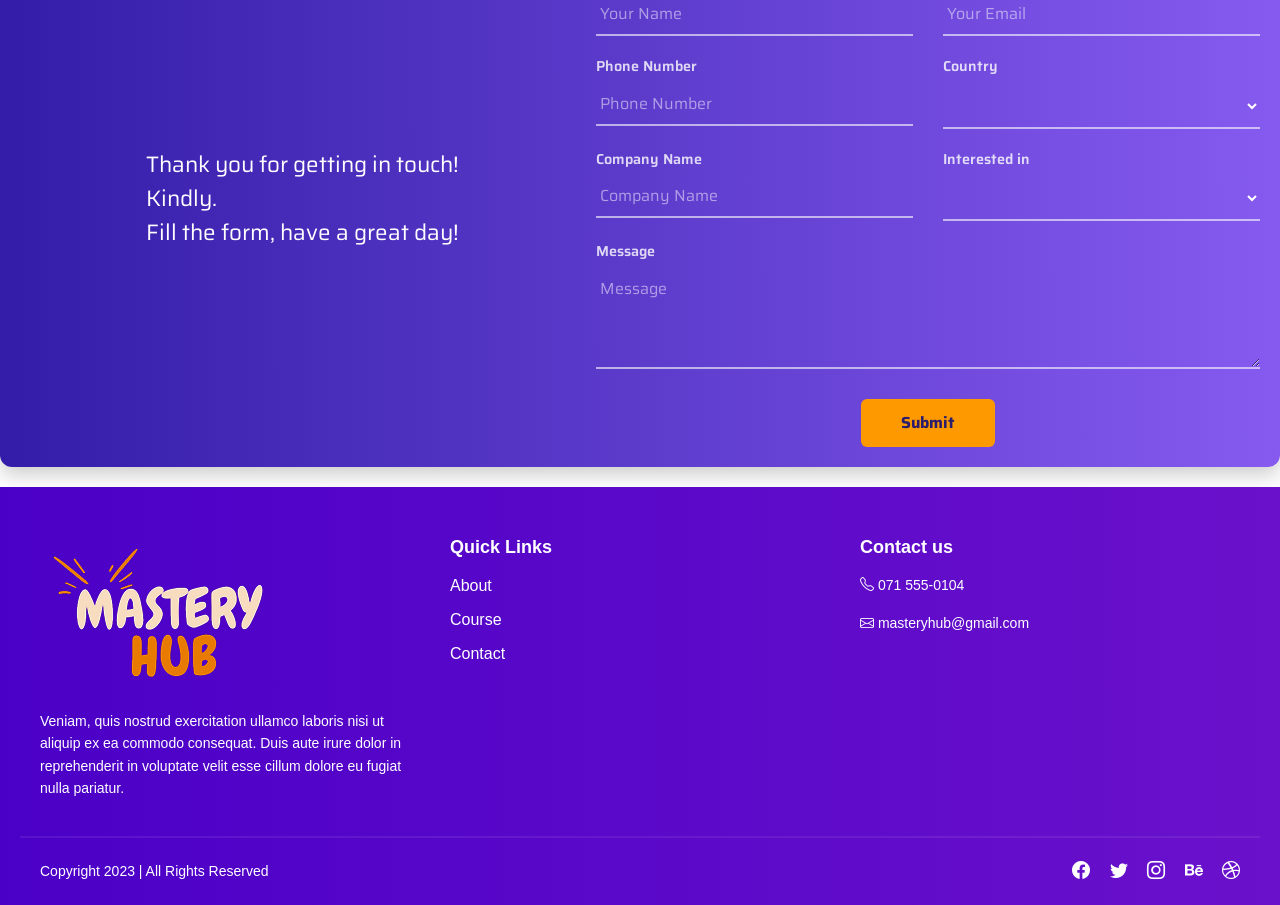
<file: contact-about/Contact_Us.html>
<!DOCTYPE html>
<html lang="en">
<head>
  <meta charset="UTF-8" />
  <meta name="viewport" content="width=device-width, initial-scale=1" />
  <title>MasteryHub</title>

  <!-- Bootstrap 5 -->
  <link href="https://cdn.jsdelivr.net/npm/bootstrap@5.3.2/dist/css/bootstrap.min.css" rel="stylesheet" />
  
  <!-- Google Fonts -->
  <link href="https://fonts.googleapis.com/css2?family=Rowdies:wght@400;700&family=Saira:wght@400;700&display=swap" rel="stylesheet" />
<link rel="stylesheet" href="Contact_Us.css">
</head>

<body>
 <!-- nav bar -->
<nav class="navbar navbar-expand-lg bg-white shadow-sm py-2">
  <div class="container-fluid">

    <a class="navbar-brand fw-bold" href="#">
      <img src="images/2 717 (1).png" alt="Logo" height="80">
    </a>

    
    <button class="navbar-toggler" type="button" data-bs-toggle="collapse" data-bs-target="#navbarContent">
      <span class="navbar-toggler-icon"></span>
    </button>

    <!-- Nav items -->
    <div class="collapse navbar-collapse" id="navbarContent">
      <ul class="navbar-nav me-auto mb-2 mb-lg-0">

        <!-- Home -->
        <li class="nav-item dropdown">
          <a class="nav-link dropdown-toggle active" href="#" role="button" data-bs-toggle="dropdown">Home</a>
          <ul class="dropdown-menu">
            <li><a class="dropdown-item" href="#">Home 1</a></li>
            <li><a class="dropdown-item" href="#">Home 2</a></li>
          </ul>
        </li>

        <!-- Courses -->
        <li class="nav-item dropdown">
          <a class="nav-link dropdown-toggle" href="#" role="button" data-bs-toggle="dropdown">Courses</a>
          <ul class="dropdown-menu">
            <li><a class="dropdown-item" href="#">Web Development</a></li>
            <li><a class="dropdown-item" href="#">UI/UX Design</a></li>
          </ul>
        </li>

        <!-- Shop -->
        <li class="nav-item dropdown">
          <a class="nav-link dropdown-toggle" href="#" role="button" data-bs-toggle="dropdown">Shop</a>
          <ul class="dropdown-menu">
            <li><a class="dropdown-item" href="#">Products</a></li>
            <li><a class="dropdown-item" href="#">Cart</a></li>
          </ul>
        </li>

        <!-- Pages -->
        <li class="nav-item dropdown">
          <a class="nav-link dropdown-toggle" href="#" role="button" data-bs-toggle="dropdown">Pages</a>
          <ul class="dropdown-menu">
            <li><a class="dropdown-item" href="#">About Us</a></li>
            <li><a class="dropdown-item" href="#">Contact</a></li>
          </ul>
        </li>
      </ul>

      <!-- Search Bar -->
      <form class="d-flex me-3" role="search">
        <input class="form-control rounded-pill search-bar" type="search" placeholder="What would you like to learn?" aria-label="Search">
      </form>

      <!-- Icons + Buttons -->
      <div class="d-flex align-items-center gap-3">
        <a href="#" class="text-dark position-relative">
          <i class="bi bi-cart fs-5"></i>
          <span class="position-absolute top-0 start-100 translate-middle badge rounded-pill bg-primary">0</span>
        </a>
        <a href="#" class="text-dark"><i class="bi bi-person fs-5"></i>Login</a>
        <button class="btn btn-gradient">Signup</button>
      </div>
    </div>
  </div>
</nav>

  <!-- Hero Section -->
  <section class="hero-section">
    <div class="container text-white d-flex flex-column align-items-start justify-content-center" style="height: 100vh;">
      <img src="images/1346c10121837b7e9a717863ec378e7e6f54b90c (2).png" alt="MasteryHub Hero Logo" class="hero-logo" />
      <div class="hero-text">
        <h1>
          Unlock Your<br />
          Potential with<br />
          Mastery<span>Hub</span>
        </h1>
      </div>
    </div>
  </section>

  <!-- Discover Section -->
  <section class="discover-section">
    <h2>DISCOVER US</h2>
    <p>
      MasteryHUB is here to help you;<br />
      Our experts are available to answer any questions you might have. We've got the answers.
    </p>

    <div class="email-contact">
      EMAIL US<br />
      <a href="mailto:masteryhub@mustaryhub.com">masteryhub@mustaryhub.com</a>
    </div>

    <div class="image-stack">
      <div class="image-wrapper image1">
        <img src="images/70d0adc1c5f6df85748d7393a7f821ebdb2dac54.png" alt="Person 1"/>
      </div>
      <div class="image-wrapper image2">
        <img src="images/b42cafc185084dd3d8db11defbaf03489ec3bd6d.png" alt="Person 2" />
      </div>
      <div class="image-wrapper image3">
        <img src="images/efca4f0b20493697aeb1be4d9756ce76342ea275.png" alt="Person 3" />
      </div>
      <div class="image-wrapper image4">
        <img src="images/bcb98db50c38b454883966d455c52586b8c9d221.png" alt="Person 4" />
      </div>
    </div>
  </section>
  <div class="container1">
    <div class="left">
      <p>Thank you for getting in touch!<br>Kindly.<br>Fill the form, have a great day!</p>
    </div>
    <form class="right">
      <div class="form-group">
        <label for="name">Your Name</label>
        <input id="name" type="text" placeholder="Your Name" />
      </div>
      <div class="form-group">
        <label for="email">Your Email</label>
        <input id="email" type="email" placeholder="Your Email" />
      </div>

      <div class="form-group">
        <label for="phone">Phone Number</label>
        <input id="phone" type="tel" placeholder="Phone Number" />
      </div>
      <div class="form-group">
        <label for="country">Country</label>
        <select id="country" >
          <option value="" disabled selected></option>
          <option>United States</option>
          <option>Canada</option>
          <option>United Kingdom</option>
          <option>Australia</option>
          <option>Other</option>
        </select>
      </div>

      <div class="form-group">
        <label for="company">Company Name</label>
        <input id="company" type="text" placeholder="Company Name" />
      </div>
      <div class="form-group">
        <label for="interest">Interested in</label>
        <select id="interest" >
          <option value="" disabled selected></option>
          <option>Product A</option>
          <option>Product B</option>
          <option>Service A</option>
          <option>Service B</option>
        </select>
      </div>

      <div class="form-group full-width">
        <label for="message">Message</label>
        <textarea id="message" placeholder="Message"></textarea>
      </div>

      <button class="submit-btn" type="submit">Submit</button>
    </form>
  </div>

   <!-- Footer -->
  <footer class="footer">
    <div class="footer-container">
      <!-- Logo + Description -->
      <div class="footer-section">
        <img src="images/1 1957762 (1).png" alt="Mastery Hub Logo" class="footer-logo">
        <p>
          Veniam, quis nostrud exercitation ullamco laboris nisi ut aliquip ex ea commodo consequat. 
          Duis aute irure dolor in reprehenderit in voluptate velit esse cillum dolore eu fugiat nulla pariatur.
        </p>
      </div>

      <!-- Quick Links -->
      <div class="footer-section">
        <h4>Quick Links</h4>
        <ul>
          <li><a href="#">About</a></li>
          <li><a href="#">Course</a></li>
          <li><a href="#">Contact</a></li>
        </ul>
      </div>

      <!-- Contact -->
      <div class="footer-section">
        <h4>Contact us</h4>
        <p><i class="bi bi-telephone"></i> 071 555-0104</p>
        <p><i class="bi bi-envelope"></i> masteryhub@gmail.com</p>
      </div>
    </div>

    <hr>

    <!-- Bottom Row -->
    <div class="footer-bottom">
      <p>Copyright 2023 | All Rights Reserved</p>
      <div class="social-icons">
        <a href="#"><i class="bi bi-facebook"></i></a>
        <a href="#"><i class="bi bi-twitter"></i></a>
        <a href="#"><i class="bi bi-instagram"></i></a>
        <a href="#"><i class="bi bi-behance"></i></a>
        <a href="#"><i class="bi bi-dribbble"></i></a>
      </div>
    </div>
  </footer>


<script src="https://cdn.jsdelivr.net/npm/bootstrap@5.3.3/dist/js/bootstrap.bundle.min.js"></script>
<link href="https://cdn.jsdelivr.net/npm/bootstrap-icons/font/bootstrap-icons.css" rel="stylesheet">
</body>
</html>
</file>
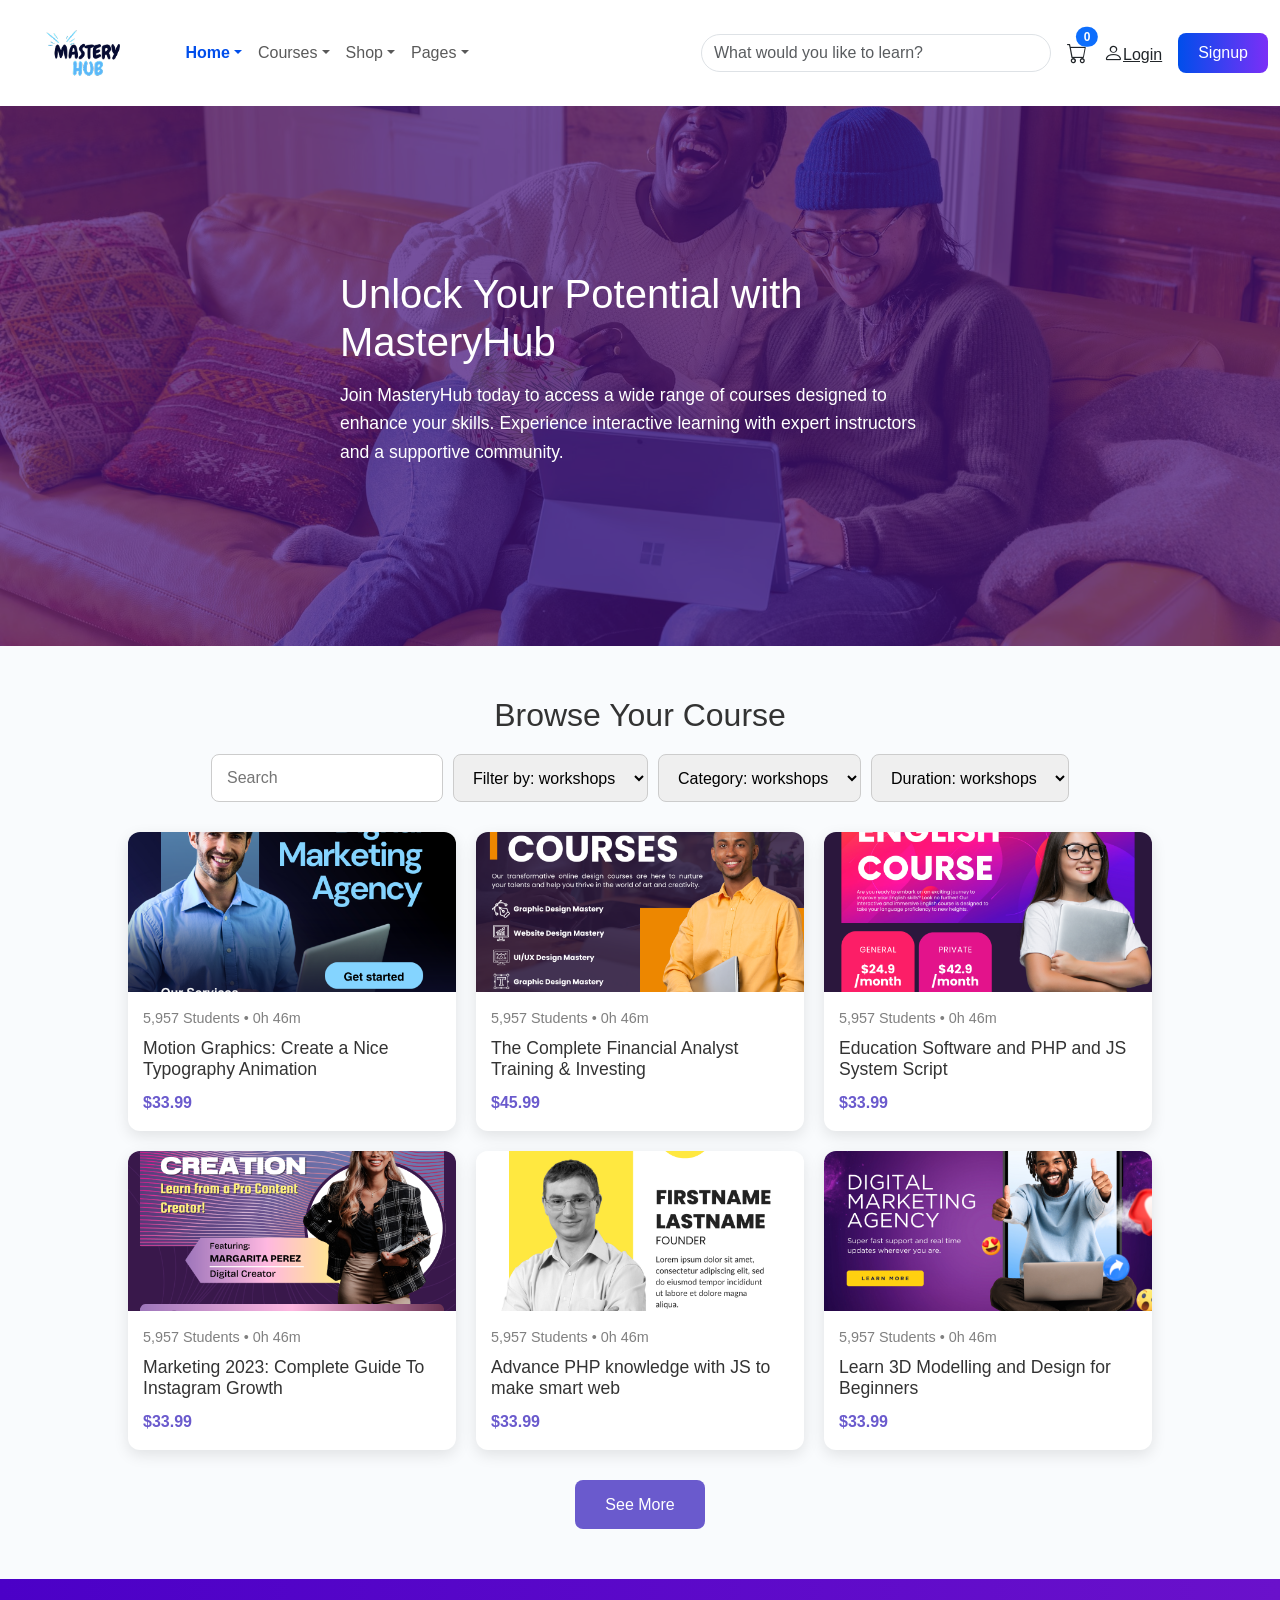
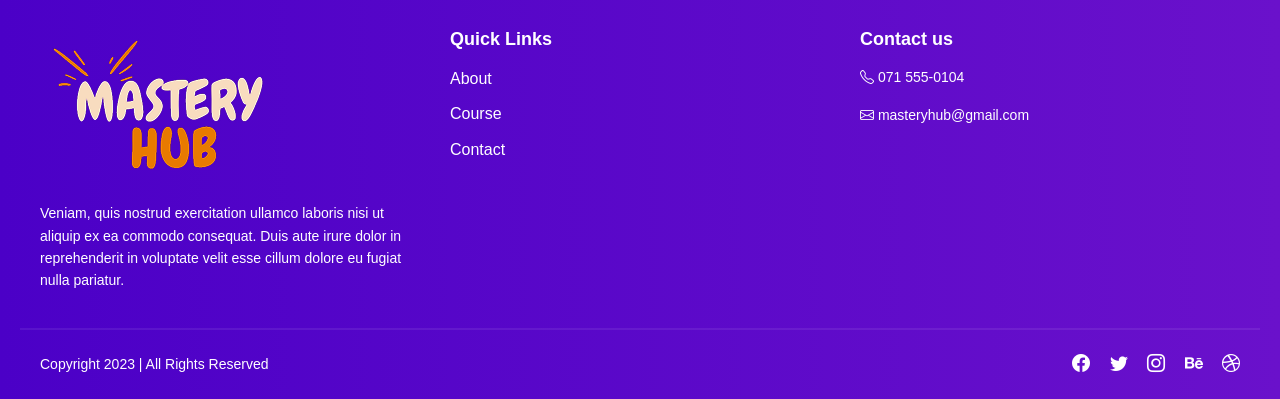
<file: course-browser/Course_Browser_page.html>
<!DOCTYPE html>
<html lang="en">
<head>
    <meta charset="UTF-8">
    <meta name="viewport" content="width=device-width, initial-scale=1.0">
    <title>Courses</title>
    <link rel="icon" type="image/png" href="imgs/favicon.png">
  <link href="https://cdn.jsdelivr.net/npm/bootstrap@5.3.3/dist/css/bootstrap.min.css" rel="stylesheet">
  <link href="https://cdn.jsdelivr.net/npm/bootstrap-icons/font/bootstrap-icons.css" rel="stylesheet">
  <link rel="stylesheet" href="Course_Browser_page.css">
</head>
<body>
    

    <nav class="navbar navbar-expand-lg bg-white shadow-sm py-2">
        <div class="container-fluid">
      
          <a class="navbar-brand fw-bold" href="#">
            <img src="/imgs/Nav-Logo.png" alt="Logo" height="80">
          </a>
      
          
          <button class="navbar-toggler" type="button" data-bs-toggle="collapse" data-bs-target="#navbarContent">
            <span class="navbar-toggler-icon"></span>
          </button>
      
          <!-- Nav items -->
          <div class="collapse navbar-collapse" id="navbarContent">
            <ul class="navbar-nav me-auto mb-2 mb-lg-0">
      
              <!-- Home -->
              <li class="nav-item dropdown">
                <a class="nav-link dropdown-toggle active" href="#" role="button" data-bs-toggle="dropdown">Home</a>
                <ul class="dropdown-menu">
                  <li><a class="dropdown-item" href="#featured">Featured Course</a></li>
                  <li><a class="dropdown-item" href="#Top-Categories">Top Categories</a></li>
                  <li><a class="dropdown-item" href="#testimonials">Testimonials</a></li>
                </ul>
              </li>
      
              <!-- Courses -->
              <li class="nav-item dropdown">
                <a class="nav-link dropdown-toggle" href="#" role="button" data-bs-toggle="dropdown">Courses</a>
                <ul class="dropdown-menu">
                  <li><a class="dropdown-item" href="#">Web Development</a></li>
                  <li><a class="dropdown-item" href="#">UI/UX Design</a></li>
                </ul>
              </li>
      
              <!-- Shop -->
              <li class="nav-item dropdown">
                <a class="nav-link dropdown-toggle" href="#" role="button" data-bs-toggle="dropdown">Shop</a>
                <ul class="dropdown-menu">
                  <li><a class="dropdown-item" href="#">Products</a></li>
                  <li><a class="dropdown-item" href="#">Cart</a></li>
                </ul>
              </li>
      
              <!-- Pages -->
              <li class="nav-item dropdown">
                <a class="nav-link dropdown-toggle" href="#" role="button" data-bs-toggle="dropdown">Pages</a>
                <ul class="dropdown-menu">
                  <li><a class="dropdown-item" href="#">About Us</a></li>
                  <li><a class="dropdown-item" href="#">Contact</a></li>
                </ul>
              </li>
            </ul>
      
            <!-- Search Bar -->
            <form class="d-flex me-3" role="search">
              <input class="form-control rounded-pill search-bar" type="search" placeholder="What would you like to learn?" aria-label="Search">
            </form>
      
            <!-- Icons + Buttons -->
            <div class="d-flex align-items-center gap-3">
              <a href="#" class="text-dark position-relative">
                <i class="bi bi-cart fs-5"></i>
                <span class="position-absolute top-0 start-100 translate-middle badge rounded-pill bg-primary">0</span>
              </a>
              <a href="#" class="text-dark"><i class="bi bi-person fs-5"></i>Login</a>
              <button class="btn btn-gradient">Signup</button>
            </div>
          </div>
        </div>
      </nav>



      <!-- Hero Section -->
  <section class="hero">
    <div class="overlay"></div>
    <div class="hero-content">
      <h1>Unlock Your Potential with <span>MasteryHub</span></h1>
      <p>
        Join MasteryHub today to access a wide range of courses designed to enhance your skills.
        Experience interactive learning with expert instructors and a supportive community.
      </p>
    </div>
  </section>

  <!-- Browse Courses Section -->
  <section class="courses">
    <h2>Browse Your Course</h2>

    <!-- Filters -->
    <div class="filters">
      <input type="text" placeholder="Search">
      <select>
        <option>Filter by: workshops</option>
        <option>Filter by: free</option>
        <option>Filter by: paid</option>
      </select>
      <select>
        <option>Category: workshops</option>
        <option>Category: design</option>
        <option>Category: marketing</option>
      </select>
      <select>
        <option>Duration: workshops</option>
        <option>1-2 hours</option>
        <option>3-5 hours</option>
      </select>
    </div>

    <!-- Course Cards -->
    <div class="course-grid">
      <div class="course-card">
        <img src="/imgs/Course1.png" alt="Digital Marketing">
        <div class="course-info">
          <p>5,957 Students • 0h 46m</p>
          <h3>Motion Graphics: Create a Nice Typography Animation</h3>
          <span class="price">$33.99</span>
        </div>
      </div>

      <div class="course-card">
        <img src="/imgs/Course2.png" alt="Design Course">
        <div class="course-info">
          <p>5,957 Students • 0h 46m</p>
          <h3>The Complete Financial Analyst Training & Investing</h3>
          <span class="price">$45.99</span>
        </div>
      </div>

      <div class="course-card">
        <img src="/imgs/Course3.png" alt="English Course">
        <div class="course-info">
          <p>5,957 Students • 0h 46m</p>
          <h3>Education Software and PHP and JS System Script</h3>
          <span class="price">$33.99</span>
        </div>
      </div>

      <div class="course-card">
        <img src="/imgs/Course4.png" alt="Instagram Growth">
        <div class="course-info">
          <p>5,957 Students • 0h 46m</p>
          <h3>Marketing 2023: Complete Guide To Instagram Growth</h3>
          <span class="price">$33.99</span>
        </div>
      </div>

      <div class="course-card">
        <img src="/imgs/Course5.png" alt="PHP Course">
        <div class="course-info">
          <p>5,957 Students • 0h 46m</p>
          <h3>Advance PHP knowledge with JS to make smart web</h3>
          <span class="price">$33.99</span>
        </div>
      </div>

      <div class="course-card">
        <img src="/imgs/Course6.png" alt="3D Modelling">
        <div class="course-info">
          <p>5,957 Students • 0h 46m</p>
          <h3>Learn 3D Modelling and Design for Beginners</h3>
          <span class="price">$33.99</span>
        </div>
      </div>
    </div>

    <!-- See More Button -->
    <div class="see-more">
      <button>See More</button>
    </div>
  </section>







      <!-- Footer -->
  <footer class="footer">
    <div class="footer-container">
      <!-- Logo + Description -->
      <div class="footer-section">
        <img src="/imgs/Footer-Logo.png" alt="Mastery Hub Logo" class="footer-logo">
        <p>
          Veniam, quis nostrud exercitation ullamco laboris nisi ut aliquip ex ea commodo consequat. 
          Duis aute irure dolor in reprehenderit in voluptate velit esse cillum dolore eu fugiat nulla pariatur.
        </p>
      </div>

      <!-- Quick Links -->
      <div class="footer-section">
        <h4>Quick Links</h4>
        <ul>
          <li><a href="#">About</a></li>
          <li><a href="#">Course</a></li>
          <li><a href="#">Contact</a></li>
        </ul>
      </div>

      <!-- Contact -->
      <div class="footer-section">
        <h4>Contact us</h4>
        <p><i class="bi bi-telephone"></i> 071 555-0104</p>
        <p><i class="bi bi-envelope"></i> masteryhub@gmail.com</p>
      </div>
    </div>

    <hr>

    <!-- Bottom Row -->
    <div class="footer-bottom">
      <p>Copyright 2023 | All Rights Reserved</p>
      <div class="social-icons">
        <a href="#"><i class="bi bi-facebook"></i></a>
        <a href="#"><i class="bi bi-twitter"></i></a>
        <a href="#"><i class="bi bi-instagram"></i></a>
        <a href="#"><i class="bi bi-behance"></i></a>
        <a href="#"><i class="bi bi-dribbble"></i></a>
      </div>
    </div>
  </footer>


<script src="https://cdn.jsdelivr.net/npm/bootstrap@5.3.3/dist/js/bootstrap.bundle.min.js"></script>
<link href="https://cdn.jsdelivr.net/npm/bootstrap-icons/font/bootstrap-icons.css" rel="stylesheet">
</body>
</html>
</file>
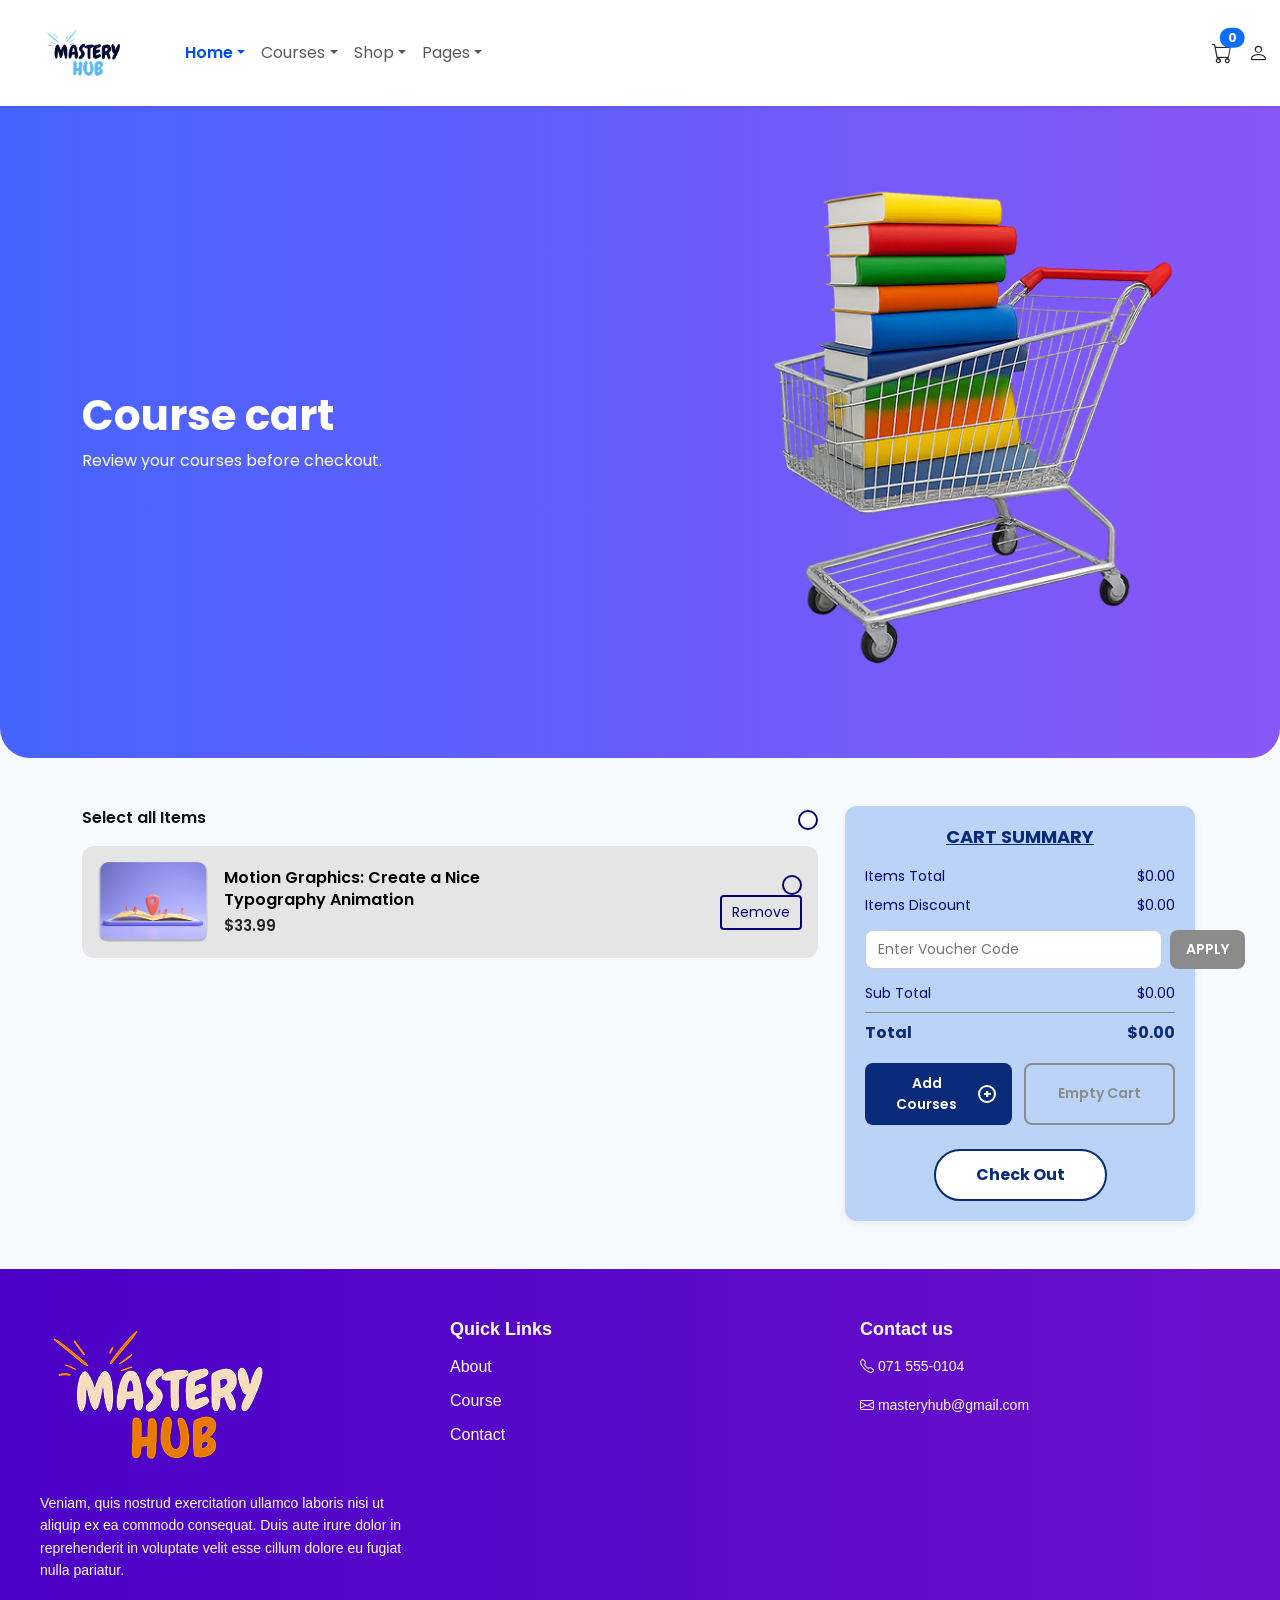
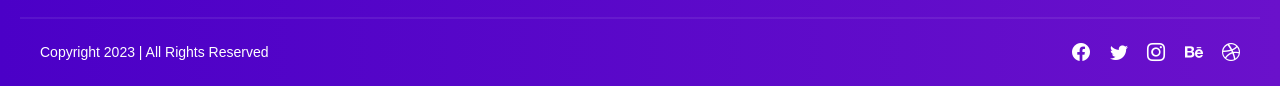
<file: course-cart/Course_Cart.html>
<!DOCTYPE html>
<html lang="en">
<head>
  <meta charset="UTF-8" />
  <meta name="viewport" content="width=device-width, initial-scale=1.0"/>
  <title>Course Cart - Mastery Hub</title>

  <!-- Google Font -->
  <link rel="preconnect" href="https://fonts.googleapis.com">
  <link rel="preconnect" href="https://fonts.gstatic.com" crossorigin>
  <link href="https://fonts.googleapis.com/css2?family=Poppins:wght@400;500;600;700&display=swap" rel="stylesheet">

  <!-- Bootstrap & Icons -->
  <link href="https://cdn.jsdelivr.net/npm/bootstrap@5.3.2/dist/css/bootstrap.min.css" rel="stylesheet">
  <link href="https://cdnjs.cloudflare.com/ajax/libs/font-awesome/6.5.0/css/all.min.css" rel="stylesheet">

  <!-- Your CSS -->
  <link rel="stylesheet" href="Course_Cart.css">
</head>
<body>

  <nav class="navbar navbar-expand-lg bg-white shadow-sm py-2">
  <div class="container-fluid">

    <a class="navbar-brand fw-bold" href="#">
      <img src="images/2 717 (1).png" alt="Logo" height="80">
    </a>

    
    <button class="navbar-toggler" type="button" data-bs-toggle="collapse" data-bs-target="#navbarContent">
      <span class="navbar-toggler-icon"></span>
    </button>

      <!-- Nav items -->
    <div class="collapse navbar-collapse" id="navbarContent">
      <ul class="navbar-nav me-auto mb-2 mb-lg-0">

        <!-- Home -->
        <li class="nav-item dropdown">
          <a class="nav-link dropdown-toggle active" href="#" role="button" data-bs-toggle="dropdown">Home</a>
          <ul class="dropdown-menu">
            <li><a class="dropdown-item" href="#">Home 1</a></li>
            <li><a class="dropdown-item" href="#">Home 2</a></li>
          </ul>
        </li>

        <!-- Courses -->
        <li class="nav-item dropdown">
          <a class="nav-link dropdown-toggle" href="#" role="button" data-bs-toggle="dropdown">Courses</a>
          <ul class="dropdown-menu">
            <li><a class="dropdown-item" href="#">Web Development</a></li>
            <li><a class="dropdown-item" href="#">UI/UX Design</a></li>
          </ul>
        </li>

        <!-- Shop -->
        <li class="nav-item dropdown">
          <a class="nav-link dropdown-toggle" href="#" role="button" data-bs-toggle="dropdown">Shop</a>
          <ul class="dropdown-menu">
            <li><a class="dropdown-item" href="#">Products</a></li>
            <li><a class="dropdown-item" href="#">Cart</a></li>
          </ul>
        </li>

        <!-- Pages -->
        <li class="nav-item dropdown">
          <a class="nav-link dropdown-toggle" href="#" role="button" data-bs-toggle="dropdown">Pages</a>
          <ul class="dropdown-menu">
            <li><a class="dropdown-item" href="#">About Us</a></li>
            <li><a class="dropdown-item" href="#">Contact</a></li>
          </ul>
        </li>
      </ul>

      

      <!-- Icons + Buttons -->
      <div class="d-flex align-items-center gap-3">
        <a href="#" class="text-dark position-relative">
          <i class="bi bi-cart fs-5"></i>
          <span class="position-absolute top-0 start-100 translate-middle badge rounded-pill bg-primary">0</span>
        </a>
        <a href="#" class="text-dark"><i class="bi bi-person fs-5"></i></a>
       
       
      </div>
    </div>
  </div>
</nav>


      
  </header>

  <!-- Hero -->
  <section class="hero-section text-white">
    <div class="container d-flex flex-column flex-lg-row align-items-center justify-content-between">
      <div class="text-center text-lg-start mb-4 mb-lg-0">
        <h1 class="fw-bold mb-2">Course cart</h1>
        <p class="mb-0">Review your courses before checkout.</p>
      </div>
      <div class="hero-img">
        <!-- replace with your figma hero image -->
        <img src="images/girl-student 1.png" alt="Cart" class="img-fluid">
      </div>
    </div>
  </section>

  <!-- Main -->
  <main class="py-5">
  <div class="container">
    <div class="row g-4">
      
      <!-- Left: items -->
      <div class="col-lg-8" id="cartList">
        <div class="d-flex justify-content-between align-items-center mb-3">
          <span class="fw-semibold">Select all Items</span>
          <input type="checkbox" id="selectAll" class="form-check-input custom-radio">
        </div>

        <!-- Template Item -->
        <div class="card mb-3 cart-item" data-price="33.99">
          <div class="card-body d-flex align-items-center justify-content-between">
            <div class="d-flex align-items-center">
              <img src="images/Frame 1 .png" class="course-img me-3" alt="Course">
              <div>
                <h6 class="item-title mb-1">Motion Graphics: Create a Nice Typography Animation</h6>
                <p class="item-price mb-0">$33.99</p>
              </div>
            </div>
            <div class="d-flex flex-column align-items-end">
              <input type="checkbox" class="custom-radio item-check">
              <button class="btn btn-outline-danger btn-sm remove-btn">Remove</button>
            </div>
          </div>
        </div>
      </div>

      <!-- Right: summary -->
      <div class="col-lg-4">
        <div class="cart-summary">
          <h3 class="summary-title">CART SUMMARY</h3>
          <div class="summary-details">
            <p class="summary-item"><span>Items Total</span><span>$67.98</span></p>
            <p class="summary-item"><span>Items Discount</span><span>$0</span></p>

            <!-- Voucher -->
            <div class="voucher-row">
              <div style="flex:1;">
                <input type="text" id="voucher" class="voucher-input" placeholder="Enter Voucher Code">
              </div>
              <button class="btn-apply">APPLY</button>
            </div>

            <p class="summary-item"><span>Sub Total</span><span>$67.98</span></p>
            <div class="summary-divider"></div>
            <p class="summary-item total"><span>Total</span><span>$67.98</span></p>
          </div>

          <!-- Buttons -->
          <div class="summary-buttons-row">
            <button class="btn-add-course">Add Courses <span class="plus-circle">+</span></button>
            <button class="btn-empty">Empty Cart</button>
          </div>

          <div class="summary-checkout">
            <button class="btn-checkout">Check Out</button>
          </div>
        </div>
      </div>
    </div>
  </div>
</main>

  <!-- Payment Modal -->
  <div class="modal fade" id="paymentModal" tabindex="-1" aria-hidden="true">
    <div class="modal-dialog modal-dialog-centered">
      <div class="modal-content p-4 rounded-4">
        <h4 class="fw-bold mb-3">Pay via Credit / Debit Card</h4>
        <form id="paymentForm">
          <div class="mb-3">
            <label class="form-label">Card Holder's Name</label>
            <input type="text" class="form-control" placeholder="Card Holder's Name" required>
          </div>
          <div class="mb-3">
            <label class="form-label">Card Number</label>
            <input type="text" class="form-control" placeholder="Card Number" inputmode="numeric" minlength="12" maxlength="19" required>
          </div>
          <div class="row">
            <div class="col-md-6 mb-3">
              <label class="form-label">Expire Date</label>
              <input type="text" class="form-control" placeholder="MM/YY" required>
            </div>
            <div class="col-md-6 mb-3">
              <label class="form-label">CVV</label>
              <input type="password" class="form-control" placeholder="CVV" inputmode="numeric" minlength="3" maxlength="4" required>
            </div>
          </div>
          <div class="form-check mb-3">
            <input class="form-check-input" type="checkbox" id="termsCheck" required>
            <label class="form-check-label" for="termsCheck">
              I accept the <a href="#" class="link-dark">Terms and Conditions</a>
            </label>
          </div>
          <button type="submit" class="btn btn-dark w-100">Place Order</button>
        </form>
      </div>
    </div>
  </div>

<!-- Footer -->
  <footer class="footer">
    <div class="footer-container">
      <!-- Logo + Description -->
      <div class="footer-section">
        <img src="images/1 1957762 (1).png" alt="Mastery Hub Logo" class="footer-logo">
        <p>
          Veniam, quis nostrud exercitation ullamco laboris nisi ut aliquip ex ea commodo consequat. 
          Duis aute irure dolor in reprehenderit in voluptate velit esse cillum dolore eu fugiat nulla pariatur.
        </p>
      </div>

      <!-- Quick Links -->
      <div class="footer-section">
        <h4>Quick Links</h4>
        <ul>
          <li><a href="#">About</a></li>
          <li><a href="#">Course</a></li>
          <li><a href="#">Contact</a></li>
        </ul>
      </div>

      <!-- Contact -->
      <div class="footer-section">
        <h4>Contact us</h4>
        <p><i class="bi bi-telephone"></i> 071 555-0104</p>
        <p><i class="bi bi-envelope"></i> masteryhub@gmail.com</p>
      </div>
    </div>

    <hr>

    <!-- Bottom Row -->
    <div class="footer-bottom">
      <p>Copyright 2023 | All Rights Reserved</p>
      <div class="social-icons">
        <a href="#"><i class="bi bi-facebook"></i></a>
        <a href="#"><i class="bi bi-twitter"></i></a>
        <a href="#"><i class="bi bi-instagram"></i></a>
        <a href="#"><i class="bi bi-behance"></i></a>
        <a href="#"><i class="bi bi-dribbble"></i></a>
      </div>
    </div>
  </footer>

  <script src="https://cdn.jsdelivr.net/npm/bootstrap@5.3.3/dist/js/bootstrap.bundle.min.js"></script>
<link href="https://cdn.jsdelivr.net/npm/bootstrap-icons/font/bootstrap-icons.css" rel="stylesheet">

  <!-- Bootstrap & Your JS -->
  <script src="https://cdn.jsdelivr.net/npm/bootstrap@5.3.2/dist/js/bootstrap.bundle.min.js"></script>
  <script src="Course_Cart.js"></script>
</body>
</html>
</file>
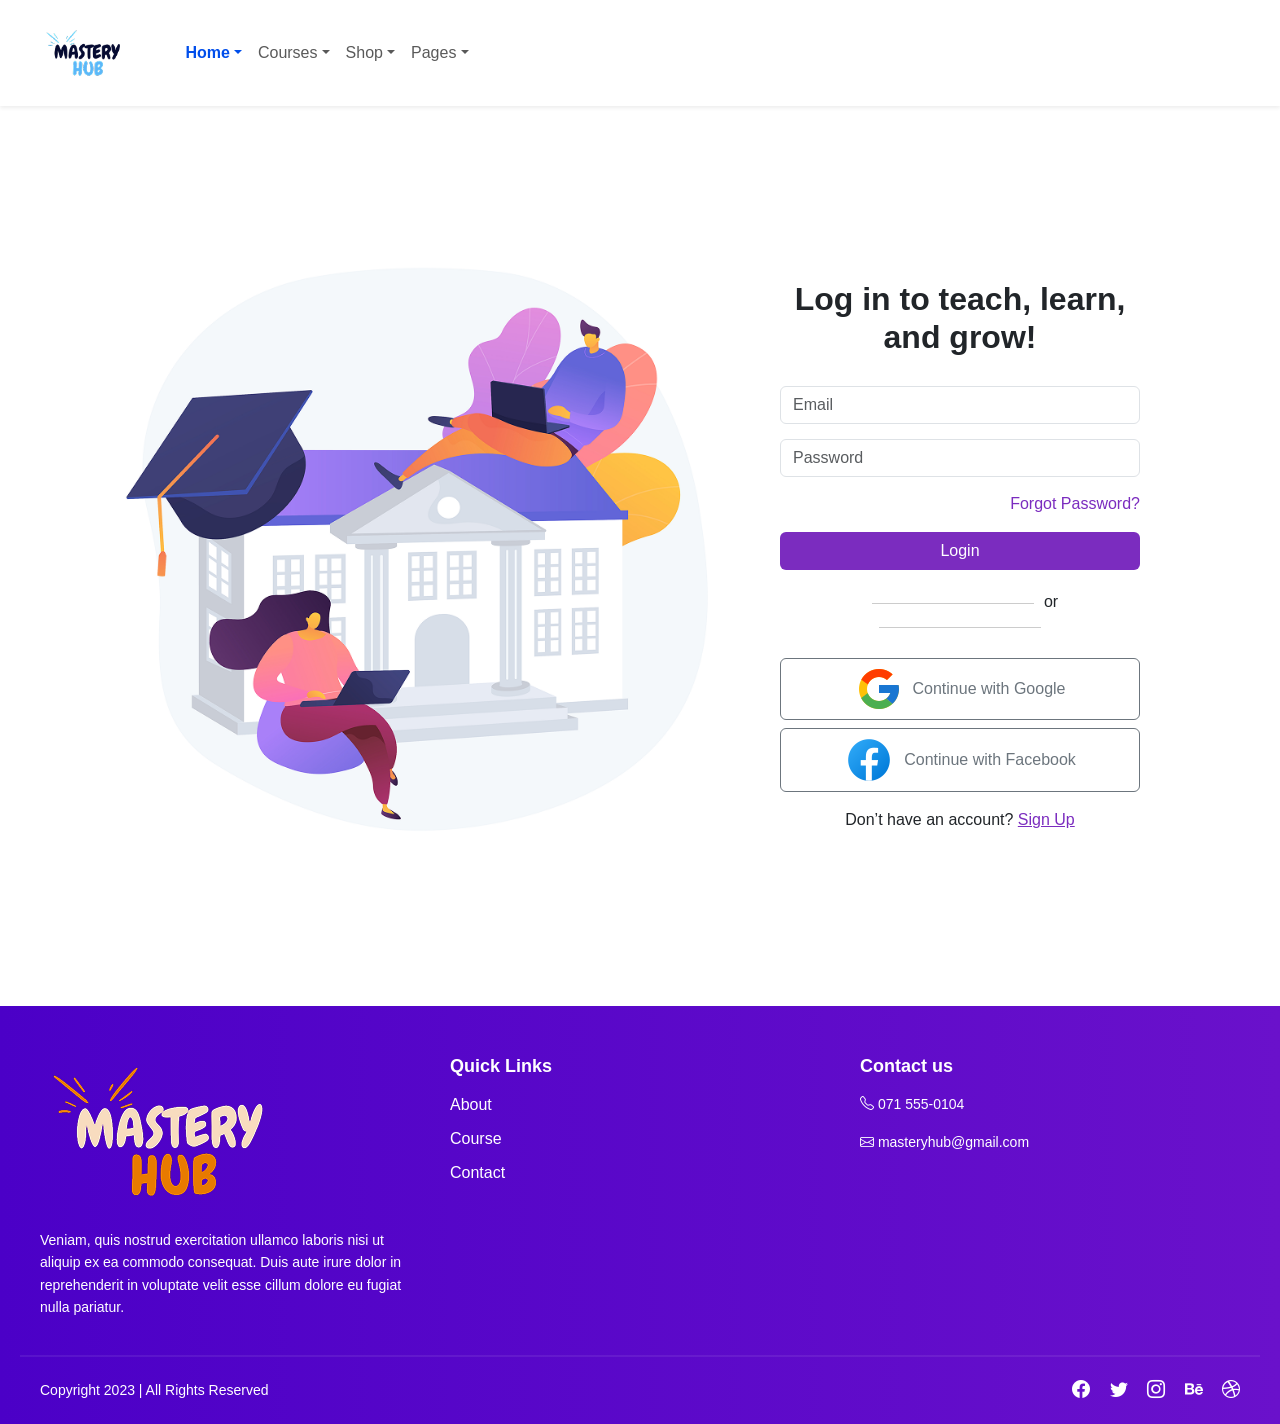
<file: login-register/Login_Page.html>
<!DOCTYPE html>
<html lang="en">
<head>
    <meta charset="UTF-8">
    <meta name="viewport" content="width=device-width, initial-scale=1.0">
    <title>Login</title>
    <link href="https://cdn.jsdelivr.net/npm/bootstrap@5.3.2/dist/css/bootstrap.min.css" rel="stylesheet"/>
    <link href="https://cdn.jsdelivr.net/npm/bootstrap-icons/font/bootstrap-icons.css" rel="stylesheet">
    <link rel="stylesheet" href="Login.css">

</head>
<body>

        <nav class="navbar navbar-expand-lg bg-white shadow-sm py-2">
        <div class="container-fluid">
      
          <a class="navbar-brand fw-bold" href="#">
            <img src="/imgs/Nav-Logo.png" alt="Logo" height="80">
          </a>
      
          
          <button class="navbar-toggler" type="button" data-bs-toggle="collapse" data-bs-target="#navbarContent">
            <span class="navbar-toggler-icon"></span>
          </button>
      
          <!-- Nav items -->
          <div class="collapse navbar-collapse" id="navbarContent">
            <ul class="navbar-nav me-auto mb-2 mb-lg-0">
      
              <!-- Home -->
              <li class="nav-item dropdown">
                <a class="nav-link dropdown-toggle active" href="#" role="button" data-bs-toggle="dropdown">Home</a>
                <ul class="dropdown-menu">
                  <li><a class="dropdown-item" href="index.html">Featured Course</a></li>
                  <li><a class="dropdown-item" href="index.html">Top Categories</a></li>
                  <li><a class="dropdown-item" href="index.html">Testimonials</a></li>
                </ul>
              </li>
      
              <!-- Courses -->
              <li class="nav-item dropdown">
                <a class="nav-link dropdown-toggle" href="#" role="button" data-bs-toggle="dropdown">Courses</a>
                <ul class="dropdown-menu">
                  <li><a class="dropdown-item" href="#">Web Development</a></li>
                  <li><a class="dropdown-item" href="#">UI/UX Design</a></li>
                </ul>
              </li>
      
              <!-- Shop -->
              <li class="nav-item dropdown">
                <a class="nav-link dropdown-toggle" href="#" role="button" data-bs-toggle="dropdown">Shop</a>
                <ul class="dropdown-menu">
                  <li><a class="dropdown-item" href="#">Products</a></li>
                  <li><a class="dropdown-item" href="#">Cart</a></li>
                </ul>
              </li>
      
              <!-- Pages -->
              <li class="nav-item dropdown">
                <a class="nav-link dropdown-toggle" href="#" role="button" data-bs-toggle="dropdown">Pages</a>
                <ul class="dropdown-menu">
                  <li><a class="dropdown-item" href="#">About Us</a></li>
                  <li><a class="dropdown-item" href="#">Contact</a></li>
                </ul>
              </li>
            </ul>
      
          </div>
        </div>
      </nav>



    
    <div class="main-wrapper">
        <!-- Left Side Illustration -->
        <div class="illustration d-none d-md-block"></div>
      
        <!-- Right Side Login Form -->
    <div class="login-form">
        <h2 class="text-center">Log in to teach, learn, and grow!</h2>

        <form id="loginForm">
        <input type="email" class="form-control" placeholder="Email" required />
        <input type="password" class="form-control" placeholder="Password" required />

        <div class="text-end mb-3">
            <a href="#" class="text-decoration-none" style="color: #7b2cbf;">Forgot Password?</a>
        </div>

        <button type="submit" class="btn btn-purple w-100">Login</button>
        </form>

        <div class="form-divider">or</div>

        <button class="btn btn-outline-secondary w-100 social-btn mb-2">
            <img src="[data-uri]" alt="google-logo">
            Continue with Google
        </button>

        <button class="btn btn-outline-secondary w-100 social-btn mb-3">
            <img src="[data-uri]" alt="facebook-new">
            Continue with Facebook
        </button>

        <div class="text-center mt-3">
        Don’t have an account? <a href="/Register_Page.html" style="color: #7b2cbf;">Sign Up</a>
        </div>
    </div>
    </div>



      <!-- Footer -->
  <footer class="footer">
    <div class="footer-container">
      <!-- Logo + Description -->
      <div class="footer-section">
        <img src="/imgs/Footer-Logo.png" alt="Mastery Hub Logo" class="footer-logo">
        <p>
          Veniam, quis nostrud exercitation ullamco laboris nisi ut aliquip ex ea commodo consequat. 
          Duis aute irure dolor in reprehenderit in voluptate velit esse cillum dolore eu fugiat nulla pariatur.
        </p>
      </div>

      <!-- Quick Links -->
      <div class="footer-section">
        <h4>Quick Links</h4>
        <ul>
          <li><a href="#">About</a></li>
          <li><a href="#">Course</a></li>
          <li><a href="#">Contact</a></li>
        </ul>
      </div>

      <!-- Contact -->
      <div class="footer-section">
        <h4>Contact us</h4>
        <p><i class="bi bi-telephone"></i> 071 555-0104</p>
        <p><i class="bi bi-envelope"></i> masteryhub@gmail.com</p>
      </div>
    </div>

    <hr>

    <!-- Bottom Row -->
    <div class="footer-bottom">
      <p>Copyright 2023 | All Rights Reserved</p>
      <div class="social-icons">
        <a href="#"><i class="bi bi-facebook"></i></a>
        <a href="#"><i class="bi bi-twitter"></i></a>
        <a href="#"><i class="bi bi-instagram"></i></a>
        <a href="#"><i class="bi bi-behance"></i></a>
        <a href="#"><i class="bi bi-dribbble"></i></a>
      </div>
    </div>
  </footer>


<!-- Bootstrap JS -->
<script src="https://cdn.jsdelivr.net/npm/bootstrap@5.3.2/dist/js/bootstrap.bundle.min.js"></script>

<script>
  document.getElementById('loginForm').addEventListener('submit', function(e) {
    e.preventDefault();
    alert('Login successful (simulation)');
  });
</script>

</body>
</html>
</file>
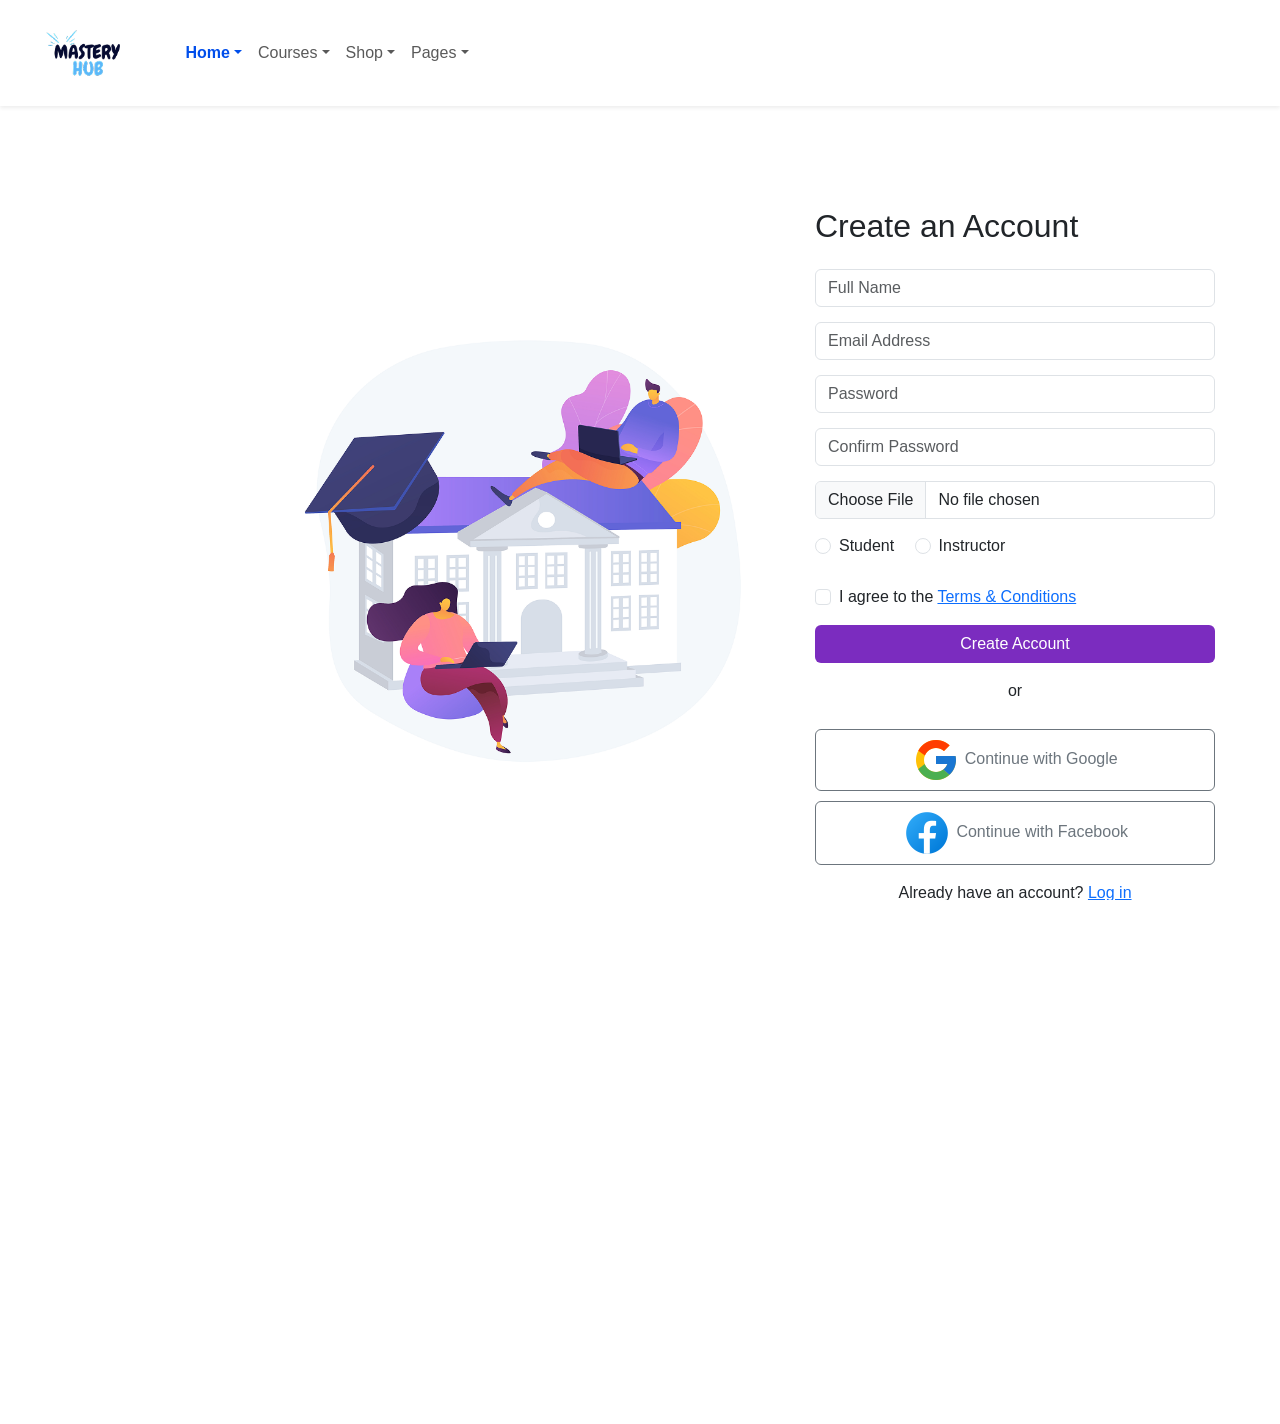
<file: login-register/Register_Page.html>
<!DOCTYPE html>
<html lang="en">
<head>
    <meta charset="UTF-8">
    <meta name="viewport" content="width=device-width, initial-scale=1.0">
    <title>Sign Up</title>
    <link href="https://cdn.jsdelivr.net/npm/bootstrap@5.3.2/dist/css/bootstrap.min.css" rel="stylesheet"/>
    <link href="https://cdn.jsdelivr.net/npm/bootstrap-icons/font/bootstrap-icons.css" rel="stylesheet">
    <link rel="stylesheet" href="Register.css">

</head>
<body>

        <nav class="navbar navbar-expand-lg bg-white shadow-sm py-2">
        <div class="container-fluid">
      
          <a class="navbar-brand fw-bold" href="#">
            <img src="/imgs/Nav-Logo.png" alt="Logo" height="80">
          </a>
      
          
          <button class="navbar-toggler" type="button" data-bs-toggle="collapse" data-bs-target="#navbarContent">
            <span class="navbar-toggler-icon"></span>
          </button>
      
          <!-- Nav items -->
          <div class="collapse navbar-collapse" id="navbarContent">
            <ul class="navbar-nav me-auto mb-2 mb-lg-0">
      
              <!-- Home -->
              <li class="nav-item dropdown">
                <a class="nav-link dropdown-toggle active" href="#" role="button" data-bs-toggle="dropdown">Home</a>
                <ul class="dropdown-menu">
                  <li><a class="dropdown-item" href="index.html">Featured Course</a></li>
                  <li><a class="dropdown-item" href="#Top-Categories">Top Categories</a></li>
                  <li><a class="dropdown-item" href="#testimonials">Testimonials</a></li>
                </ul>
              </li>
      
              <!-- Courses -->
              <li class="nav-item dropdown">
                <a class="nav-link dropdown-toggle" href="#" role="button" data-bs-toggle="dropdown">Courses</a>
                <ul class="dropdown-menu">
                  <li><a class="dropdown-item" href="#">Web Development</a></li>
                  <li><a class="dropdown-item" href="#">UI/UX Design</a></li>
                </ul>
              </li>
      
              <!-- Shop -->
              <li class="nav-item dropdown">
                <a class="nav-link dropdown-toggle" href="#" role="button" data-bs-toggle="dropdown">Shop</a>
                <ul class="dropdown-menu">
                  <li><a class="dropdown-item" href="#">Products</a></li>
                  <li><a class="dropdown-item" href="#">Cart</a></li>
                </ul>
              </li>
      
              <!-- Pages -->
              <li class="nav-item dropdown">
                <a class="nav-link dropdown-toggle" href="#" role="button" data-bs-toggle="dropdown">Pages</a>
                <ul class="dropdown-menu">
                  <li><a class="dropdown-item" href="#">About Us</a></li>
                  <li><a class="dropdown-item" href="#">Contact</a></li>
                </ul>
              </li>
            </ul>
      
          </div>
        </div>
      </nav>



    
    <div class="main-wrapper">
        <!-- Left Side Illustration -->
        <div class="illustration d-none d-md-block"></div>
      
        <!-- Right Side Form -->
        <div class="form-section">
          <div class="form-wrapper">
            <h2 class="mb-4">Create an Account</h2>
            <form id="registerForm">
              <input type="text" class="form-control" placeholder="Full Name" required />
              <input type="email" class="form-control" placeholder="Email Address" required />
              <input type="password" class="form-control" placeholder="Password" required />
              <input type="password" class="form-control" placeholder="Confirm Password" required />
              <input type="file" class="form-control" />
              <div class="form-check form-check-inline">
                <input class="form-check-input" type="radio" name="role" id="student" value="Student" required />
                <label class="form-check-label" for="student">Student</label>
              </div>
              <div class="form-check form-check-inline mb-3">
                <input class="form-check-input" type="radio" name="role" id="instructor" value="Instructor" required />
                <label class="form-check-label" for="instructor">Instructor</label>
              </div>
              <div class="form-check mb-3">
                <input class="form-check-input" type="checkbox" id="terms" required />
                <label class="form-check-label" for="terms">
                  I agree to the <a href="/Terms_and_Conditions.html">Terms & Conditions</a>
                </label>
              </div>
              <button type="submit" class="btn btn-purple w-100">Create Account</button>
            </form>
      
            <div class="text-center my-3">or</div>
            
            <div class="social-login">
              <button class="btn btn-outline-secondary">
                <img src="[data-uri]" alt="google-logo">
                Continue with Google
              </button>
              <button class="btn btn-outline-secondary">
                <img src="[data-uri]" alt="facebook-new">
                Continue with Facebook
              </button>
            </div>
      
            <div class="mt-3 text-center">
              Already have an account? <a href="/Login_Page.html">Log in</a>
            </div>
          </div>
        </div>
      </div>



      <!-- Footer -->
  <footer class="footer">
    <div class="footer-container">
      <!-- Logo + Description -->
      <div class="footer-section">
        <img src="/imgs/Footer-Logo.png" alt="Mastery Hub Logo" class="footer-logo">
        <p>
          Veniam, quis nostrud exercitation ullamco laboris nisi ut aliquip ex ea commodo consequat. 
          Duis aute irure dolor in reprehenderit in voluptate velit esse cillum dolore eu fugiat nulla pariatur.
        </p>
      </div>

      <!-- Quick Links -->
      <div class="footer-section">
        <h4>Quick Links</h4>
        <ul>
          <li><a href="#">About</a></li>
          <li><a href="#">Course</a></li>
          <li><a href="#">Contact</a></li>
        </ul>
      </div>

      <!-- Contact -->
      <div class="footer-section">
        <h4>Contact us</h4>
        <p><i class="bi bi-telephone"></i> 071 555-0104</p>
        <p><i class="bi bi-envelope"></i> masteryhub@gmail.com</p>
      </div>
    </div>

    <hr>

    <!-- Bottom Row -->
    <div class="footer-bottom">
      <p>Copyright 2023 | All Rights Reserved</p>
      <div class="social-icons">
        <a href="#"><i class="bi bi-facebook"></i></a>
        <a href="#"><i class="bi bi-twitter"></i></a>
        <a href="#"><i class="bi bi-instagram"></i></a>
        <a href="#"><i class="bi bi-behance"></i></a>
        <a href="#"><i class="bi bi-dribbble"></i></a>
      </div>
    </div>
  </footer>


<!-- Bootstrap JS -->
<script src="https://cdn.jsdelivr.net/npm/bootstrap@5.3.2/dist/js/bootstrap.bundle.min.js"></script>

<!-- Form Submission Simulation -->
<script>
  document.getElementById('registerForm').addEventListener('submit', function(e) {
    e.preventDefault();
    alert('Account created successfully (simulation).');
  });
</script>

</body>
</html>
</file>
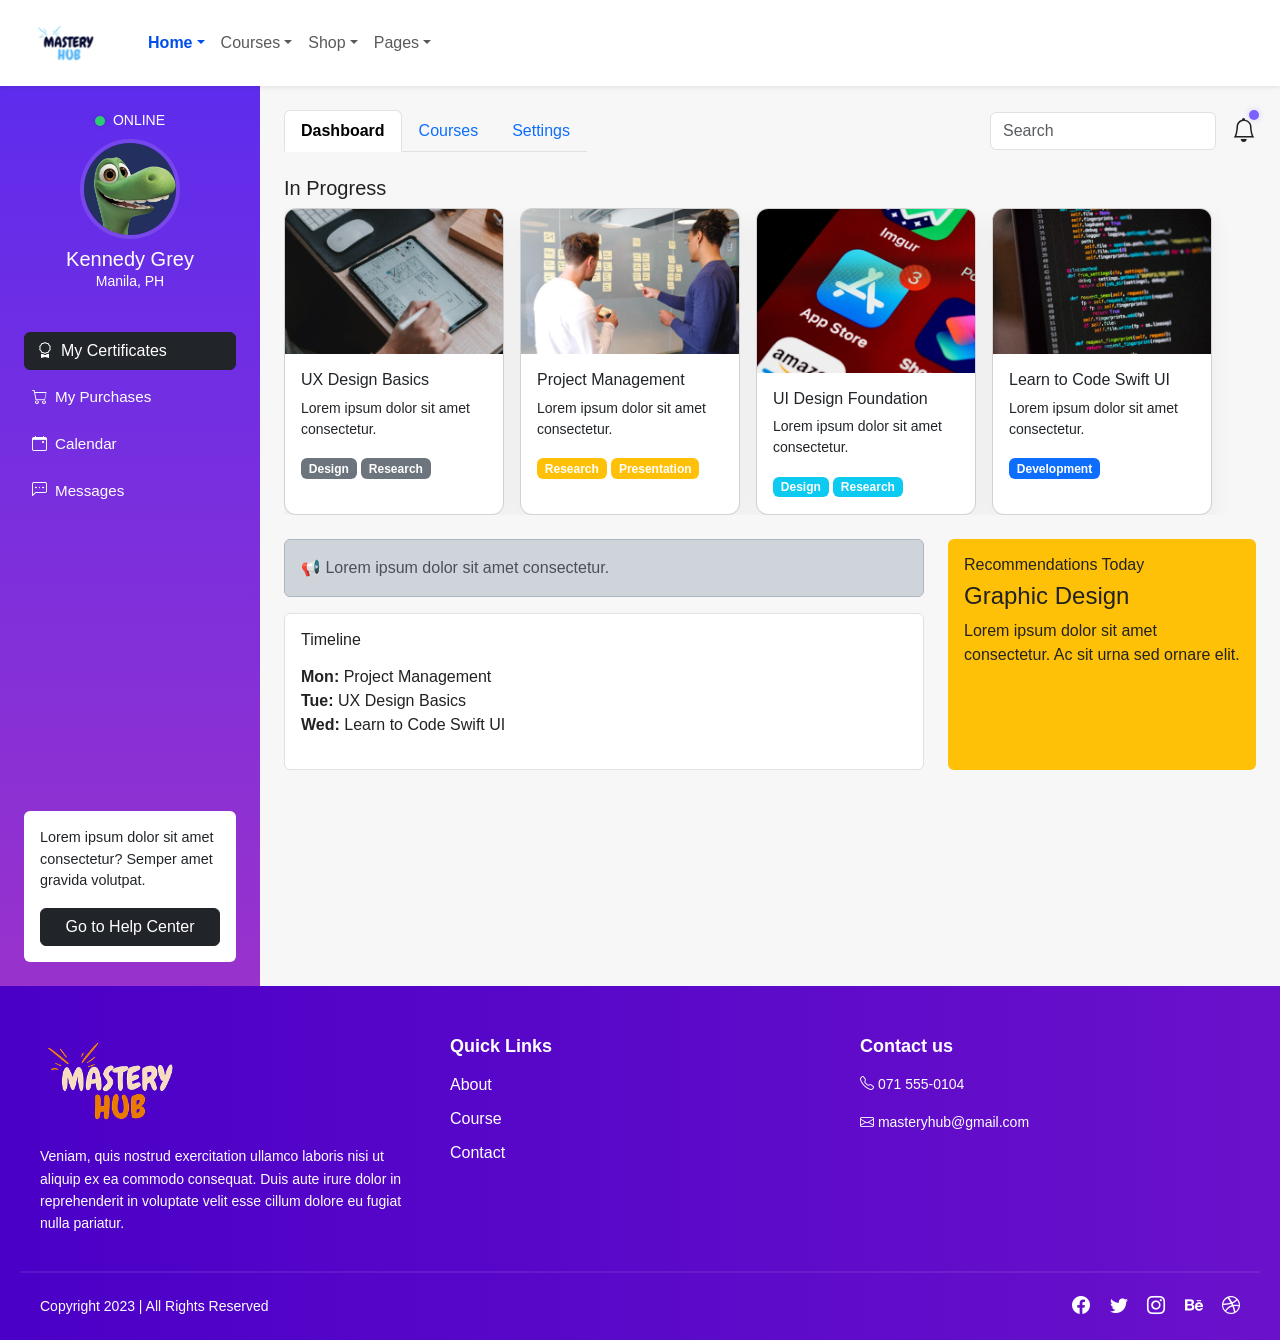
<file: profile/My_profile.html>
<!DOCTYPE html>
<html lang="en">
<head>
  <meta charset="utf-8" />
  <meta name="viewport" content="width=device-width,initial-scale=1" />
  <title>E-Learning Dashboard</title>
  <link href="https://cdn.jsdelivr.net/npm/bootstrap@5.3.0/dist/css/bootstrap.min.css" rel="stylesheet">
  <link href="https://cdn.jsdelivr.net/npm/bootstrap-icons/font/bootstrap-icons.css" rel="stylesheet">
  <link rel="stylesheet" href="My_Profile.css">
</head>
<body>

  <!-- Top navbar (use navbar-light so toggler-icon is visible) -->
  <nav class="navbar navbar-expand-lg navbar-light bg-white shadow-sm py-2">
    <div class="container-fluid">
      <a class="navbar-brand fw-bold" href="#">
        <!-- check image path & filename (no spaces) -->
        <img src="imgs/Nav-Logo.png" alt="Logo" height="60">
      </a>

      <button class="navbar-toggler" type="button" data-bs-toggle="collapse" data-bs-target="#navbarContent"
              aria-controls="navbarContent" aria-expanded="false" aria-label="Toggle navigation">
        <span class="navbar-toggler-icon"></span>
      </button>

      <div class="collapse navbar-collapse" id="navbarContent">
        <ul class="navbar-nav me-auto mb-2 mb-lg-0">
          <li class="nav-item dropdown">
            <a class="nav-link dropdown-toggle active" href="#" role="button" data-bs-toggle="dropdown">Home</a>
            <ul class="dropdown-menu">
              <li><a class="dropdown-item" href="index.html">Featured Course</a></li>
              <li><a class="dropdown-item" href="#Top-Categories">Top Categories</a></li>
              <li><a class="dropdown-item" href="#testimonials">Testimonials</a></li>
            </ul>
          </li>

          <li class="nav-item dropdown">
            <a class="nav-link dropdown-toggle" href="#" role="button" data-bs-toggle="dropdown">Courses</a>
            <ul class="dropdown-menu">
              <li><a class="dropdown-item" href="#">Web Development</a></li>
              <li><a class="dropdown-item" href="#">UI/UX Design</a></li>
            </ul>
          </li>

          <li class="nav-item dropdown">
            <a class="nav-link dropdown-toggle" href="#" role="button" data-bs-toggle="dropdown">Shop</a>
            <ul class="dropdown-menu">
              <li><a class="dropdown-item" href="#">Products</a></li>
              <li><a class="dropdown-item" href="#">Cart</a></li>
            </ul>
          </li>

          <li class="nav-item dropdown">
            <a class="nav-link dropdown-toggle" href="#" role="button" data-bs-toggle="dropdown">Pages</a>
            <ul class="dropdown-menu">
              <li><a class="dropdown-item" href="#">About Us</a></li>
              <li><a class="dropdown-item" href="#">Contact</a></li>
            </ul>
          </li>
        </ul>
      </div>
    </div>
  </nav>

  <div class="d-flex flex-column flex-lg-row">
    <!-- Sidebar -->
    <aside class="sidebar text-white p-4 d-flex flex-column">
      <div class="text-center mb-4 position-relative">
        <div class="status d-flex align-items-center justify-content-center mb-2">
          <span class="status-dot me-2"></span>
          <span class="small">ONLINE</span>
        </div>

        <!-- check this path too -->
        <img src="imgs/mp.jpg" class="profile-img mb-2" alt="profile">
        <h5 class="mb-0">Kennedy Grey</h5>
        <p class="small">Manila, PH</p>
      </div>

      <div class="menu">
        <button class="btn w-100 btn-dark mb-2 d-flex align-items-center">
          <i class="bi bi-award me-2"></i> My Certificates
        </button>

        <!-- .menu-link styled in CSS (no underline) -->
        <a href="#" class="menu-link d-flex align-items-center mb-2">
          <i class="bi bi-cart me-2"></i> My Purchases
        </a>
        <a href="#" class="menu-link d-flex align-items-center mb-2">
          <i class="bi bi-calendar-event me-2"></i> Calendar
        </a>
        <a href="#" class="menu-link d-flex align-items-center mb-4">
          <i class="bi bi-chat-left-dots me-2"></i> Messages
        </a>
      </div>

      <div class="help-center mt-auto p-3 bg-white text-dark rounded">
        <p>Lorem ipsum dolor sit amet consectetur? Semper amet gravida volutpat.</p>
        <button class="btn btn-dark w-100">Go to Help Center</button>
      </div>
    </aside>

    <!-- Main content -->
    <main class="main-content p-4 flex-grow-1">
      <!-- Tabs header (IMPORTANT: data-bs-toggle="tab" added) -->
      <div class="d-flex justify-content-between align-items-center mb-4">
        <ul class="nav nav-tabs" id="dashboardTabs" role="tablist">
          <li class="nav-item" role="presentation">
            <a class="nav-link active" id="tab-dashboard" data-bs-toggle="tab" href="#dashboard" role="tab"
               aria-controls="dashboard" aria-selected="true">Dashboard</a>
          </li>
          <li class="nav-item" role="presentation">
            <a class="nav-link" id="tab-courses" data-bs-toggle="tab" href="#courses" role="tab"
               aria-controls="courses" aria-selected="false">Courses</a>
          </li>
          <li class="nav-item" role="presentation">
            <a class="nav-link" id="tab-settings" data-bs-toggle="tab" href="#settings" role="tab"
               aria-controls="settings" aria-selected="false">Settings</a>
          </li>
        </ul>

        <div class="d-flex align-items-center">
          <input type="search" class="form-control me-3" placeholder="Search">
          <div class="position-relative">
            <i class="bi bi-bell fs-4"></i>
            <span class="notif-dot"></span>
          </div>
        </div>
      </div>

      <!-- Tab content -->
      <div class="tab-content">
        <!-- Dashboard -->
        <div class="tab-pane fade show active" id="dashboard" role="tabpanel" aria-labelledby="tab-dashboard">
          <h5>In Progress</h5>
          <div class="d-flex overflow-auto mb-4">
            <!-- course cards -->
            <div class="card course-card me-3">
              <img src="imgs/mp1.jpg" class="card-img-top" alt="UX">
              <div class="card-body">
                <h6>UX Design Basics</h6>
                <p class="small">Lorem ipsum dolor sit amet consectetur.</p>
                <span class="badge bg-secondary">Design</span>
                <span class="badge bg-secondary">Research</span>
              </div>
            </div>

            <div class="card course-card me-3">
              <img src="imgs/mp2.jpg" class="card-img-top" alt="Project">
              <div class="card-body">
                <h6>Project Management</h6>
                <p class="small">Lorem ipsum dolor sit amet consectetur.</p>
                <span class="badge bg-warning">Research</span>
                <span class="badge bg-warning">Presentation</span>
              </div>
            </div>

            <div class="card course-card me-3">
              <img src="imgs/mp3.jpg" class="card-img-top" alt="UI">
              <div class="card-body">
                <h6>UI Design Foundation</h6>
                <p class="small">Lorem ipsum dolor sit amet consectetur.</p>
                <span class="badge bg-info">Design</span>
                <span class="badge bg-info">Research</span>
              </div>
            </div>

            <div class="card course-card">
              <img src="imgs/mp4.jpg" class="card-img-top" alt="Code">
              <div class="card-body">
                <h6>Learn to Code Swift UI</h6>
                <p class="small">Lorem ipsum dolor sit amet consectetur.</p>
                <span class="badge bg-primary">Development</span>
              </div>
            </div>
          </div>

          <div class="row">
            <div class="col-md-8">
              <div class="alert alert-dark">📢 Lorem ipsum dolor sit amet consectetur.</div>
              <div class="timeline p-3 border rounded">
                <h6>Timeline</h6>
                <ul class="list-unstyled mt-3">
                  <li><strong>Mon:</strong> Project Management</li>
                  <li><strong>Tue:</strong> UX Design Basics</li>
                  <li><strong>Wed:</strong> Learn to Code Swift UI</li>
                </ul>
              </div>
            </div>
              
            <div class="col-md-4">
              <div class="p-3 bg-warning rounded h-100">
                <h6>Recommendations Today</h6>
                <h4>Graphic Design</h4>
                <p>Lorem ipsum dolor sit amet consectetur. Ac sit urna sed ornare elit.</p>
              </div>
            </div>
          </div>
        </div>

        <!-- Courses -->
        <div class="tab-pane fade" id="courses" role="tabpanel" aria-labelledby="tab-courses">
          <h5 class="mb-3">Available Courses</h5>
          <div class="row">
            <div class="col-md-4 mb-3">
              <div class="card">
                <img src="imgs/mp1.jpg" class="card-img-top" alt="UX">
                <div class="card-body">
                  <h6>UX Design Basics</h6>
                  <p class="small">Master the fundamentals of UX Design.</p>
                  <button class="btn btn-primary btn-sm enroll-btn">Enroll</button>
                </div>
              </div>
            </div>

            <div class="col-md-4 mb-3">
              <div class="card">
                <img src="imgs/mp3.jpg" class="card-img-top" alt="UI">
                <div class="card-body">
                  <h6>UI Design Foundation</h6>
                  <p class="small">Build beautiful, user-friendly interfaces.</p>
                  <button class="btn btn-primary btn-sm enroll-btn">Enroll</button>
                </div>
              </div>
            </div>

            <div class="col-md-4 mb-3">
              <div class="card">
                <img src="imgs/mp4.jpg" class="card-img-top" alt="Code">
                <div class="card-body">
                  <h6>Learn to Code Swift UI</h6>
                  <p class="small">Start your journey in iOS development.</p>
                  <button class="btn btn-primary btn-sm enroll-btn">Enroll</button>
                </div>
              </div>
            </div>
          </div>
        </div>

        <!-- Settings -->
        <div class="tab-pane fade" id="settings" role="tabpanel" aria-labelledby="tab-settings">
          <h5 class="mb-3">Account Settings</h5>
          <form class="w-50">
            <div class="mb-3">
              <label class="form-label">Full Name</label>
              <input type="text" class="form-control" value="Kennedy Grey">
            </div>
            <div class="mb-3">
              <label class="form-label">Email Address</label>
              <input type="email" class="form-control" value="kennedy@email.com">
            </div>
            <div class="mb-3">
              <label class="form-label">Password</label>
              <input type="password" class="form-control" placeholder="••••••••">
            </div>
            <button class="btn btn-success">Save Changes</button>
          </form>
        </div>
      </div>
    </main>
  </div>



 <!-- Footer -->
 <footer class="footer">
  <div class="footer-container">
    <!-- Logo + Description -->
    <div class="footer-section">
      <img src="/imgs/Footer-Logo.png" alt="Mastery Hub Logo" class="footer-logo">
      <p>
        Veniam, quis nostrud exercitation ullamco laboris nisi ut aliquip ex ea commodo consequat. 
        Duis aute irure dolor in reprehenderit in voluptate velit esse cillum dolore eu fugiat nulla pariatur.
      </p>
    </div>

    <!-- Quick Links -->
    <div class="footer-section">
      <h4>Quick Links</h4>
      <ul>
        <li><a href="#">About</a></li>
        <li><a href="#">Course</a></li>
        <li><a href="#">Contact</a></li>
      </ul>
    </div>

    <!-- Contact -->
    <div class="footer-section">
      <h4>Contact us</h4>
      <p><i class="bi bi-telephone"></i> 071 555-0104</p>
      <p><i class="bi bi-envelope"></i> masteryhub@gmail.com</p>
    </div>
  </div>

  <hr>

  <!-- Bottom Row -->
  <div class="footer-bottom">
    <p>Copyright 2023 | All Rights Reserved</p>
    <div class="social-icons">
      <a href="#"><i class="bi bi-facebook"></i></a>
      <a href="#"><i class="bi bi-twitter"></i></a>
      <a href="#"><i class="bi bi-instagram"></i></a>
      <a href="#"><i class="bi bi-behance"></i></a>
      <a href="#"><i class="bi bi-dribbble"></i></a>
    </div>
  </div>
</footer>







  <!-- Bootstrap JS bundle (includes Popper) -->
  <script src="https://cdn.jsdelivr.net/npm/bootstrap@5.3.0/dist/js/bootstrap.bundle.min.js"></script>

  <!-- small script: open tab based on URL hash, and wire up enroll buttons -->
  <script>
    document.addEventListener('DOMContentLoaded', function () {
      // open tab from hash if present
      const hash = location.hash;
      if (hash) {
        const trigger = document.querySelector('a[data-bs-toggle="tab"][href="' + hash + '"]');
        if (trigger) new bootstrap.Tab(trigger).show();
      }

      // sample behaviour: enroll button opens Dashboard tab (and you can add logic to append card)
      document.querySelectorAll('.enroll-btn').forEach(btn => {
        btn.addEventListener('click', function (e) {
          e.preventDefault();
          const dashboardTab = document.querySelector('a[data-bs-toggle="tab"][href="#dashboard"]');
          if (dashboardTab) new bootstrap.Tab(dashboardTab).show();
          // TODO: add code here to append a new "in progress" card dynamically if desired
        });
      });
    });
  </script>
</body>
</html>
</file>
<file: style.css>
/* Nav Bar Styling */
.search-bar {
    width: 350px;
  }
  .btn-gradient {
    background: linear-gradient(90deg, #004eeb, #7b2ff7);
    color: #fff;
    border: none;
    border-radius: 8px;
    padding: 8px 20px;
  }
  .btn-gradient:hover {
    opacity: 0.9;
  }
  .navbar-nav .nav-link.active {
    color: #004eeb !important;
    font-weight: 600;
  }
  @media (max-width: 991px) {
    .search-bar {
      width: 100%;
      margin: 10px 0;
    }
  }
  html {
    scroll-behavior: smooth;
  }

/* General Reset */
* {
  margin: 0;
  padding: 0;
  box-sizing: border-box;
}

body {
  font-family: 'Segoe UI', sans-serif;
  background: #f5f7fb;
  color: #333;
}

/* Hero Section */
.hero {
  position: relative;
  height: 400px;
  background: url('imgs/Bg.png') center/cover no-repeat;
}

.hero-overlay {
  width: 100%;
  height: 100%;
  background: rgba(72, 19, 128, 0.7);
  display: flex;
  justify-content: center;
  align-items: center;
  text-align: center;
}

.hero-content h1 {
  font-size: 2.5rem;
  font-weight: bold;
  color: #fff;
}

.hero-content h1 span {
  color: #ff6600;
}

/* Featured Section */
.featured {
  padding: 60px 20px;
  text-align: center;
}

.featured h2 {
  font-size: 2rem;
  font-weight: bold;
  margin-bottom: 10px;
}

.featured p {
  max-width: 600px;
  margin: 0 auto 40px;
  color: #555;
}

/* Course Grid */
.courses-grid {
  display: grid;
  grid-template-columns: repeat(auto-fit, minmax(280px, 1fr));
  gap: 20px;
}

.course-card {
  background: #fff;
  border-radius: 10px;
  overflow: hidden;
  box-shadow: 0 4px 10px rgba(0,0,0,0.1);
  transition: transform 0.3s;
}

.course-card:hover {
  transform: translateY(-5px);
}

.course-card img {
  width: 100%;
  height: auto;
}

.course-info {
  padding: 15px;
  text-align: left;
}

.course-info p {
  font-size: 13px;
  color: #777;
  margin-bottom: 8px;
}

.course-info h3 {
  font-size: 16px;
  margin-bottom: 15px;
  font-weight: bold;
}

.course-footer {
  display: flex;
  justify-content: space-between;
  align-items: center;
  font-weight: bold;
}

.course-footer i {
  font-size: 18px;
  cursor: pointer;
}

/* Button */
.btn-container {
  margin-top: 40px;
}

.btn-explore {
  background: linear-gradient(90deg, #004eeb, #7b2ff7);
  color: #fff;
  padding: 12px 25px;
  border: none;
  border-radius: 8px;
  cursor: pointer;
  font-size: 16px;
}

.btn-explore:hover {
  opacity: 0.9;
}


/* Gradient Background Section */
.gradient-section {
  background: linear-gradient(90deg, #1e3cfa, #7b2ff7);
  color: #fff;
  padding: 60px 20px;
  text-align: center;
}
.gradient-section h5 {
  margin-top: 15px;
  font-weight: 600;
}
.gradient-section p {
  font-size: 14px;
  margin-top: 10px;
  opacity: 0.9;
}
.icon-box {
  font-size: 40px;
  color: #fff;
  margin-bottom: 15px;
}
.category-section {
  background-color: #f5fbff;
  padding: 60px 20px;
  text-align: center;
}
.category-card {
  border-radius: 12px;
  padding: 25px 15px;
  color: #333;
  font-weight: 600;
  transition: all 0.3s ease;
  background: #fff;
}
.category-card:hover {
  transform: translateY(-8px);
  box-shadow: 0px 8px 20px rgba(0,0,0,0.1);
}
.category-card .icon {
  font-size: 35px;
  margin-bottom: 10px;
}
.category-card small {
  font-weight: normal;
  color: #666;
}







.third-card {
  padding: 60px 5%;
  display: flex;
  justify-content: center;
  align-items: center;
}

.third-card-content {
  display: flex;
  align-items: center;
  justify-content: space-between;
  flex-wrap: wrap;
  max-width: 1200px;
  margin: 0 auto;
}

.third-card-text {
  flex: 1;
  min-width: 300px;
  max-width: 550px;
}

.third-card-text h1 {
  font-size: 32px;
  font-weight: 700;
  margin-bottom: 20px;
}

.third-card-text h1 span {
  color: #2e5cff;
}

.third-card-text p {
  margin-bottom: 20px;
  color: #555;
}

.btn {
  background: linear-gradient(to right, #5f2eea, #885fff);
  color: white;
  padding: 12px 24px;
  border: none;
  border-radius: 8px;
  cursor: pointer;
}

/* Hero Image */
.third-card-image {
  flex: 1;
  min-width: 250px;
  height: fit-content;
  text-align: center;
}

.third-card-image img {
  max-width: 100%;
  height: 450px;
}

/* Video Section */
.video-section {
  padding: 40px 5%;
  text-align: center;
}

.video-thumbnail {
  position: relative;
  border-radius: 20px;
  overflow: hidden;
  max-width: 800px;
  margin: auto;
}

.video-thumbnail iframe {
  width: 100%;
  height: 450px;
  border-radius: 20px;
}

/* Testimonials */
.testimonials {
  padding: 60px 5%;
  background-color: #eaf2ff;
  text-align: center;
}

.testimonials h2 {
  font-size: 28px;
  margin-bottom: 10px;
}

.subtitle {
  font-size: 16px;
  color: #777;
  margin-bottom: 40px;
}

.testimonial-cards {
  display: flex;
  justify-content: center;
  gap: 20px;
  flex-wrap: wrap;
}

.card {
  background-color: white;
  padding: 24px;
  border-radius: 16px;
  box-shadow: 0 4px 12px rgba(0,0,0,0.05);
  width: 300px;
  text-align: left;
}

.card-header {
  display: flex;
  align-items: center;
  gap: 12px;
  margin-bottom: 16px;
}

.card-header img {
  width: 40px;
  height: 40px;
  border-radius: 50%;
}

.card-header h3 {
  margin: 0;
  font-size: 16px;
}

.card p {
  font-size: 14px;
  color: #555;
  margin-bottom: 12px;
}

.stars {
  color: #f1c40f;
  font-size: 16px;
}
















  /* Footer Styling */
.footer {
    background: linear-gradient(90deg, #4b00c7, #6a11cb);
    color: #fff;
    padding: 50px 20px 20px;
    font-family: 'Segoe UI', sans-serif;
  }
  
  .footer-container {
    display: flex;
    justify-content: space-between;
    flex-wrap: wrap;
    gap: 30px;
    max-width: 1200px;
    margin: auto;
  }
  
  .footer-section {
    flex: 1;
    min-width: 250px;
  }
  
  .footer-logo {
    margin-bottom: 15px;
  }
  
  .footer-section h4 {
    font-size: 18px;
    font-weight: bold;
    margin-bottom: 15px;
  }
  
  .footer-section p {
    font-size: 14px;
    line-height: 1.6;
  }
  
  .footer-section ul {
    list-style: none;
    padding: 0;
  }
  
  .footer-section ul li {
    margin-bottom: 10px;
  }
  
  .footer-section ul li a {
    color: #fff;
    text-decoration: none;
    transition: 0.3s;
  }
  
  .footer-section ul li a:hover {
    color: #ffd43b;
  }
  
  /* Divider */
  .footer hr {
    border: 0.5px solid rgba(255, 255, 255, 0.3);
    margin: 20px 0;
  }
  
  /* Bottom Section */
  .footer-bottom {
    display: flex;
    justify-content: space-between;
    align-items: center;
    flex-wrap: wrap;
    max-width: 1200px;
    margin: auto;
  }
  
  .footer-bottom p {
    margin: 0;
    font-size: 14px;
  }
  
  .social-icons a {
    color: #fff;
    margin-left: 15px;
    font-size: 18px;
    transition: 0.3s;
  }
  
  .social-icons a:hover {
    color: #ffd43b;
  }
  
  /* Responsive */
  @media (max-width: 768px) {
    .footer-container {
      flex-direction: column;
      text-align: center;
    }
    .footer-bottom {
      flex-direction: column;
      gap: 10px;
    }
  }
</file>
<file: login-register/Login.css>
body, html {
    height: 100%;
    margin: 0;
    font-family: 'Segoe UI', sans-serif;
    background: linear-gradient(to right, #ffffff);
  }


  /* Nav Bar Styling */
  .search-bar {
    width: 350px;
  }
  .btn-gradient {
    background: linear-gradient(90deg, #004eeb, #7b2ff7);
    color: #fff;
    border: none;
    border-radius: 8px;
    padding: 8px 20px;
  }
  .btn-gradient:hover {
    opacity: 0.9;
  }
  .navbar-nav .nav-link.active {
    color: #004eeb !important;
    font-weight: 600;
  }
  @media (max-width: 991px) {
    .search-bar {
      width: 100%;
      margin: 10px 0;
    }
  }



  .main-wrapper {
    display: flex;
    min-height: 100vh;
    align-items: center;
    justify-content: center;
    padding: 40px;
    gap: 40px; /* space between image and form */
  }
  
  .illustration {
    flex: 1;
    background: url("imgs/Wavy_Edu-03_Single-12 1.png") no-repeat center center;
    background-size: contain;
    min-height: 800px;
    max-width: 600px;
    height: 100%;
  }
  
  .login-form {
    flex: 1;
    max-width: 400px;
    width: 100%;
    padding: 40px 20px;
  }
  
  h2 {
    font-weight: 600;
    margin-bottom: 30px;
    text-align: center;
  }
  
  .form-control {
    margin-bottom: 15px;
  }
  
  .btn-purple {
    background-color: #7b2cbf;
    color: white;
  }
  
  .btn-purple:hover {
    background-color: #5a189a;
  }
  
  .social-btn {
    display: flex;
    align-items: center;
    justify-content: center;
  }
  
  .social-btn img {
    margin-right: 10px;
  }
  
  .form-divider {
    text-align: center;
    margin: 20px 0;
  }
  
  .form-divider::before,
  .form-divider::after {
    content: "";
    display: inline-block;
    width: 45%;
    height: 1px;
    background: #ccc;
    vertical-align: middle;
    margin: 0 10px;
  }
  
  @media (max-width: 768px) {
    .main-wrapper {
      flex-direction: column;
      text-align: center;
      padding: 20px;
    }
  
    .illustration {
      width: 100%;
      height: 250px;
    }
  
    .login-form {
      max-width: 100%;
    }
  }
  







        /* Footer Styling */
.footer {
    background: linear-gradient(90deg, #4b00c7, #6a11cb);
    color: #fff;
    padding: 50px 20px 20px;
    font-family: 'Segoe UI', sans-serif;
  }
  
  .footer-container {
    display: flex;
    justify-content: space-between;
    flex-wrap: wrap;
    gap: 30px;
    max-width: 1200px;
    margin: auto;
  }
  
  .footer-section {
    flex: 1;
    min-width: 250px;
  }
  
  .footer-logo {
    margin-bottom: 15px;
  }
  
  .footer-section h4 {
    font-size: 18px;
    font-weight: bold;
    margin-bottom: 15px;
  }
  
  .footer-section p {
    font-size: 14px;
    line-height: 1.6;
  }
  
  .footer-section ul {
    list-style: none;
    padding: 0;
  }
  
  .footer-section ul li {
    margin-bottom: 10px;
  }
  
  .footer-section ul li a {
    color: #fff;
    text-decoration: none;
    transition: 0.3s;
  }
  
  .footer-section ul li a:hover {
    color: #ffd43b;
  }
  
  /* Divider */
  .footer hr {
    border: 0.5px solid rgba(255, 255, 255, 0.3);
    margin: 20px 0;
  }
  
  /* Bottom Section */
  .footer-bottom {
    display: flex;
    justify-content: space-between;
    align-items: center;
    flex-wrap: wrap;
    max-width: 1200px;
    margin: auto;
  }
  
  .footer-bottom p {
    margin: 0;
    font-size: 14px;
  }
  
  .social-icons a {
    color: #fff;
    margin-left: 15px;
    font-size: 18px;
    transition: 0.3s;
  }
  
  .social-icons a:hover {
    color: #ffd43b;
  }
  
  /* Responsive */
  @media (max-width: 768px) {
    .footer-container {
      flex-direction: column;
      text-align: center;
    }
    .footer-bottom {
      flex-direction: column;
      gap: 10px;
    }
  }
</file>
<file: login-register/Register.css>
body, html {
    height: 100%;
    margin: 0;
    padding: 0;
    font-family: 'Segoe UI', sans-serif;
    background-color: #ffffff;
    overflow-x: hidden;
  }

    /* Nav Bar Styling */
    .search-bar {
        width: 350px;
      }
      .btn-gradient {
        background: linear-gradient(90deg, #004eeb, #7b2ff7);
        color: #fff;
        border: none;
        border-radius: 8px;
        padding: 8px 20px;
      }
      .btn-gradient:hover {
        opacity: 0.9;
      }
      .navbar-nav .nav-link.active {
        color: #004eeb !important;
        font-weight: 600;
      }
      @media (max-width: 991px) {
        .search-bar {
          width: 100%;
          margin: 10px 0;
        }
      }



  .main-wrapper {
    display: flex;
    height: 100vh;
    width: 100%;
    position: relative;
  }

  .illustration {
    flex: 1;
    background: url("imgs/Wavy_Edu-03_Single-12 1.png") no-repeat center center;
    background-size: contain;
    margin-left: 300px;
    min-height: 800px;
    max-width: 600px;
    height: 100%;
  }

  .form-section {
    flex: 1;
    display: flex;
    align-items: center;
    justify-content: center;
    padding: 40px;
    position: relative;
  }

  .form-wrapper {
    width: 100%;
    max-width: 400px;
  }

  .form-wrapper input,
  .form-wrapper .form-check {
    margin-bottom: 15px;
  }

  .btn-purple {
    background-color: #7b2cbf;
    color: white;
  }

  .btn-purple:hover {
    background-color: #5a189a;
  }

  .social-login button {
    width: 100%;
    margin-top: 10px;
  }

  @media (max-width: 768px) {
    .main-wrapper {
      flex-direction: column;
    }

    .illustration {
      height: 250px;
      background-position: top center;
    }
  }





      /* Footer Styling */
.footer {
    background: linear-gradient(90deg, #4b00c7, #6a11cb);
    color: #fff;
    padding: 50px 20px 20px;
    font-family: 'Segoe UI', sans-serif;
  }
  
  .footer-container {
    display: flex;
    justify-content: space-between;
    flex-wrap: wrap;
    gap: 30px;
    max-width: 1200px;
    margin: auto;
  }
  
  .footer-section {
    flex: 1;
    min-width: 250px;
  }
  
  .footer-logo {
    margin-bottom: 15px;
  }
  
  .footer-section h4 {
    font-size: 18px;
    font-weight: bold;
    margin-bottom: 15px;
  }
  
  .footer-section p {
    font-size: 14px;
    line-height: 1.6;
  }
  
  .footer-section ul {
    list-style: none;
    padding: 0;
  }
  
  .footer-section ul li {
    margin-bottom: 10px;
  }
  
  .footer-section ul li a {
    color: #fff;
    text-decoration: none;
    transition: 0.3s;
  }
  
  .footer-section ul li a:hover {
    color: #ffd43b;
  }
  
  /* Divider */
  .footer hr {
    border: 0.5px solid rgba(255, 255, 255, 0.3);
    margin: 20px 0;
  }
  
  /* Bottom Section */
  .footer-bottom {
    display: flex;
    justify-content: space-between;
    align-items: center;
    flex-wrap: wrap;
    max-width: 1200px;
    margin: auto;
  }
  
  .footer-bottom p {
    margin: 0;
    font-size: 14px;
  }
  
  .social-icons a {
    color: #fff;
    margin-left: 15px;
    font-size: 18px;
    transition: 0.3s;
  }
  
  .social-icons a:hover {
    color: #ffd43b;
  }
  
  /* Responsive */
  @media (max-width: 768px) {
    .footer-container {
      flex-direction: column;
      text-align: center;
    }
    .footer-bottom {
      flex-direction: column;
      gap: 10px;
    }
  }
</file>
<file: contact-about/Contact_Us.css>
/* Reset */
    * {
      margin: 0;
      padding: 0;
      box-sizing: border-box;
    }

    body {
      font-family: 'Saira', sans-serif;
      background: #fff;
    }

     /* Nav Bar Styling */
.search-bar {
    width: 350px;
  }
  .btn-gradient {
    background: linear-gradient(90deg, #004eeb, #7b2ff7);
    color: #fff;
    border: none;
    border-radius: 8px;
    padding: 8px 20px;
  }
  .btn-gradient:hover {
    opacity: 0.9;
  }
  .navbar-nav .nav-link.active {
    color: #004eeb !important;
    font-weight: 600;
  }
  @media (max-width: 991px) {
    .search-bar {
      width: 100%;
      margin: 10px 0;
    }
  }

    /* Hero Section */
    .hero-section {
      background: linear-gradient(256.52deg, rgba(4, 1, 108, 0.6) 0.69%, rgba(74, 22, 189, 0.6) 100%),
                  url("images/efca4f0b20493697aeb1be4d9756ce76342ea275.png") no-repeat center center;
      background-size: cover;
      color: #fff;
      height: 100vh;
      display: flex;
      align-items: center;
      padding: 0 60px;
    }

    .hero-logo {
      width: 320px;
      margin-bottom: 20px;
    }

    .hero-text h1 {
      font-family: 'Rowdies', sans-serif;
      font-size: 3.5rem;
      line-height: 1.3;
      
    }

    .hero-text span {
      color: #FF9900;
    }

    @media (max-width: 768px) {
      .hero-text h1 {
        font-size: 2.2rem;
      }

      .hero-section {
        padding: 0 30px;
        text-align: center;
        justify-content: center;
      }

      .hero-logo {
        margin: 0 auto 20px auto;
      }
    }

    /* Discover Section */
    .discover-section {
      max-width: 900px;
      margin: 60px auto 80px auto;
      text-align: left;
      padding: 0 20px;
    }

    .discover-section h2 {
      font-weight: 600;
      font-size: 24px;
      margin-bottom: 10px;
    }

    .discover-section p {
      font-size: 14px;
      color: #555;
      max-width: 400px;
      margin-bottom: 25px;
      line-height: 1.4;
    }

    .email-contact {
      font-weight: 600;
      margin-bottom: 40px;
    }

    .email-contact a {
      color: #333;
      text-decoration: underline;
      font-size: 14px;
    }

    /* Container for overlapping images */
.image-stack {
  position: relative;
  width: 100%;
  max-width: 900px;
  height: 300px;
  margin: 20px auto;
}

/* Common styles for each image */
.image-wrapper {
  width: 100%;
  height: 100px;
  position: absolute;
  background: white;
  padding: 6px;
  object-fit: cover;
   border-radius: 20px; 
  box-shadow: 0 4px 10px rgba(0, 0, 0, 0.1);
}


/* Specific image positioning */
.image1 {
  top: -60px;
  left: 500px;
  width: 200px;
  z-index: 4;
}

.image2 {
  top: -200px;
  left: 600px;
  width: 200px;
  z-index: 3;
}

.image3 {
  top: -10px;
  left: 740px;
  width: 200px;
  z-index: 3;
}

.image4 {
  top: -140px;
  left: 830px;
  width: 180px;
  z-index: 1;
}

    /* Container */
.container1 {
  background: linear-gradient(89.93deg, #331DA8 0.07%, #865AEF 99.95%);
  max-width: 1400px;
  margin: 50px auto;
  display: flex;
  gap: 12px;
  border-radius: 12px;
  padding: 40px;
  color: white;
  box-shadow: 0 8px 20px rgba(0, 0, 0, 0.2);
  flex-wrap: wrap;
  top: 55;
}

/* Left section */
.left {
  flex: 1 1 300px;
  font-family: 'Saira', sans-serif;
  font-size: 1.4rem;
  line-height: 1.5;
  display: flex;
  align-items: center;
  justify-content: center;
  text-align: center;
  padding: 20px;
  text-align: left;
}

/* Right section (form) */
.right {
  flex: 1 1 400px;
  display: grid;
  grid-template-columns: 1fr 1fr;
  gap: 20px 30px;
}

/* Form groups */
.form-group {
  display: flex;
  flex-direction: column;
}

.form-group.full-width {
  grid-column: 1 / -1;
}

/* Labels */
label {
  margin-bottom: 6px;
  font-weight: 600;
  font-size: 0.9rem;
  opacity: 0.8;
}

/* Inputs and Selects */
input, select, textarea {
  background: transparent;
  border: none;
  border-bottom: 2px solid rgba(255, 255, 255, 0.6);
  color: rgb(10, 8, 8);
  font-size: 1rem;
  padding: 8px 4px;
  transition: border-color 0.3s ease;
  font-family: 'Saira', sans-serif;
}

input::placeholder,
select::placeholder,
textarea::placeholder {
  color: rgba(255, 255, 255, 0.5);
}

input:focus,
select:focus,
textarea:focus {
  outline: none;
  border-bottom-color: #ff9900;
}

/* Textarea */
textarea {
  resize: vertical;
  min-height: 100px;
  grid-column: 1 / -1;
}

/* Submit button */
.submit-btn {
  grid-column: 1 / -1;
  justify-self: center;
  background-color: #ff9900;
  border: none;
  padding: 12px 40px;
  color: #2c1e6a;
  font-weight: 700;
  font-size: 1rem;
  cursor: pointer;
  border-radius: 6px;
  transition: background-color 0.3s ease;
  margin-top: 10px;
}

.submit-btn:hover {
  background-color: #e07b00;
}

/* Responsive */
@media (max-width: 768px) {
  .container1 {
    flex-direction: column;
    padding: 20px;
  }

  .right {
    grid-template-columns: 1fr;
  }

  .left {
    font-size: 1.2rem;
    padding: 10px;
  }
}
.hero-logo {
  margin-bottom: 10px; /* Or 5px */
}

.hero-text {
  margin-top: -20px; /* Reduce space */
}
/* Reset */
* {
  margin: 0;
  padding: 0;
  box-sizing: border-box;
}

body {
  font-family: 'Saira', sans-serif;
  background: #fff;
}

/* Navbar */
nav.navbar {
  padding: 0.75rem 1.5rem;
  box-shadow: 0 2px 10px rgba(0, 0, 0, 0.05);
}

.navbar-brand img {
  height: 40px;
}

.nav-link {
  font-weight: 600;
  font-size: 1rem;
  color: #333;
}

.nav-link:hover {
  color: #007bff;
}

.btn-outline-primary {
  border-color: #007bff;
}



@media (max-width: 768px) {
  .hero-text h1 {
    font-size: 2.2rem;
  }

  .hero-section {
    padding: 0 30px;
    text-align: center;
    justify-content: center;
  }

  .hero-logo {
    margin: 0 auto 20px auto;
  }
}

/* Discover Section */
.discover-section {
  max-width: 900px;
  margin: 70px auto 20px auto; /* bottom margin reduced */
  text-align: left;
  padding: 0 20px;
}

.discover-section h2 {
  font-weight: 600;
  font-size: 24px;
  margin-bottom: 10px;
}

.discover-section p {
  font-size: 14px;
  color: #555;
  max-width: 400px;
  margin-bottom: 25px;
  line-height: 1.4;
}

.email-contact {
  font-weight: 600;
  margin-bottom: 20px; /* reduced */
}

.email-contact a {
  color: #333;
  text-decoration: underline;
  font-size: 14px;
}

/* Image Stack */
.image-stack {
  width: 100%;
  margin-top: 20px;
}

.image-wrapper img {
  width: 100%;
  height: 300%;
  border-radius: 8px;
  display: block;
}

/* Contact Form Container */
.container1 {
  background: linear-gradient(89.93deg, #331DA8 0.07%, #865AEF 99.95%);
  max-width: 1400px;
  margin: 20px auto; /* bottom margin reduced */
  display: flex;
  gap: 12px;
  border-radius: 12px;
  padding: 20px; /* reduced */
  color: white;
  box-shadow: 0 8px 20px rgba(0, 0, 0, 0.2);
  flex-wrap: wrap;
}

/* Left section */
.left {
  flex: 1 1 300px;
  font-size: 1.4rem;
  line-height: 1.5;
  display: flex;
  align-items: center;
  justify-content: center;
  text-align: left;
  padding: 20px;
}

/* Right section (form) */
.right {
  flex: 1 1 400px;
  display: grid;
  grid-template-columns: 1fr 1fr;
  gap: 20px 30px;
}

/* Form groups */
.form-group {
  display: flex;
  flex-direction: column;
}

.form-group.full-width {
  grid-column: 1 / -1;
}

/* Labels */
label {
  margin-bottom: 6px;
  font-weight: 600;
  font-size: 0.9rem;
  opacity: 0.8;
}

/* Inputs */
input, select, textarea {
  background: transparent;
  border: none;
  border-bottom: 2px solid rgba(255, 255, 255, 0.6);
  color: #fff;
  font-size: 1rem;
  padding: 8px 4px;
  font-family: 'Saira', sans-serif;
}

input::placeholder,
select::placeholder,
textarea::placeholder {
  color: rgba(255, 255, 255, 0.5);
}

input:focus,
select:focus,
textarea:focus {
  outline: none;
  border-bottom-color: #ff9900;
}

/* Textarea */
textarea {
  resize: vertical;
  min-height: 100px;
  grid-column: 1 / -1;
}

/* Submit button */
.submit-btn {
  grid-column: 1 / -1;
  justify-self: center;
  background-color: #ff9900;
  border: none;
  padding: 12px 40px;
  color: #2c1e6a;
  font-weight: 700;
  font-size: 1rem;
  cursor: pointer;
  border-radius: 6px;
  margin-top: 10px;
}

.submit-btn:hover {
  background-color: #e07b00;
}

/* Responsive */
@media (max-width: 768px) {
  .container1 {
    flex-direction: column;
    padding: 15px;
  }

  .right {
    grid-template-columns: 1fr;
  }

  .left {
    font-size: 1.2rem;
    padding: 10px;
  }
}
  /* Footer Styling */
.footer {
    background: linear-gradient(90deg, #4b00c7, #6a11cb);
    color: #fff;
    padding: 50px 20px 20px;
    font-family: 'Segoe UI', sans-serif;
  }
  
  .footer-container {
    display: flex;
    justify-content: space-between;
    flex-wrap: wrap;
    gap: 30px;
    max-width: 1200px;
    margin: auto;
  }
  
  .footer-section {
    flex: 1;
    min-width: 250px;
  }
  
  .footer-logo {
    margin-bottom: 15px;
  }
  
  .footer-section h4 {
    font-size: 18px;
    font-weight: bold;
    margin-bottom: 15px;
  }
  
  .footer-section p {
    font-size: 14px;
    line-height: 1.6;
  }
  
  .footer-section ul {
    list-style: none;
    padding: 0;
  }
  
  .footer-section ul li {
    margin-bottom: 10px;
  }
  
  .footer-section ul li a {
    color: #fff;
    text-decoration: none;
    transition: 0.3s;
  }
  
  .footer-section ul li a:hover {
    color: #ffd43b;
  }
  
  /* Divider */
  .footer hr {
    border: 0.5px solid rgba(255, 255, 255, 0.3);
    margin: 20px 0;
  }
  
  /* Bottom Section */
  .footer-bottom {
    display: flex;
    justify-content: space-between;
    align-items: center;
    flex-wrap: wrap;
    max-width: 1200px;
    margin: auto;
  }
  
  .footer-bottom p {
    margin: 0;
    font-size: 14px;
  }
  
  .social-icons a {
    color: #fff;
    margin-left: 15px;
    font-size: 18px;
    transition: 0.3s;
  }
  
  .social-icons a:hover {
    color: #ffd43b;
  }
  
  /* Responsive */
  @media (max-width: 768px) {
    .footer-container {
      flex-direction: column;
      text-align: center;
    }
    .footer-bottom {
      flex-direction: column;
      gap: 10px;
    }
  }
  
@media (max-width: 768px) {
  .image-stack {
    height: auto;
  }

  .image1, .image2, .image3, .image4 {
    position: static; /* stack vertically */
    width: 80%; /* scale images */
    margin: 10px auto;
    display: block;
    top: auto;
    left: auto;
  }
}
@media (max-width: 768px) {
  .image-stack {
    display: flex;
    flex-direction: column;
    align-items: center;
    gap: 20px;
    height: auto;
    margin-top: 20px;
  }

  .image1, .image2, .image3, .image4 {
    position: static;
    width: 80%;
    max-width: 250px;
    margin: 0 auto;
  }
}
</file>
<file: course-browser/Course_Browser_page.css>
/* Nav Bar Styling */
  .search-bar {
    width: 350px;
  }
  .btn-gradient {
    background: linear-gradient(90deg, #004eeb, #7b2ff7);
    color: #fff;
    border: none;
    border-radius: 8px;
    padding: 8px 20px;
  }
  .btn-gradient:hover {
    opacity: 0.9;
  }
  .navbar-nav .nav-link.active {
    color: #004eeb !important;
    font-weight: 600;
  }
  @media (max-width: 991px) {
    .search-bar {
      width: 100%;
      margin: 10px 0;
    }
  }


/* General Styles */
* {
  margin: 0;
  padding: 0;
  box-sizing: border-box;
  font-family: 'Segoe UI', sans-serif;
}

body {
  background: #f9fbfd;
  color: #333;
  line-height: 1.6;
}

/* Hero Section */
.hero {
  position: relative;
  background: url("imgs/cb.png") center/cover no-repeat;
  height: 60vh;
  display: flex;
  align-items: center;
  justify-content: center;
  color: white;
  text-align: left;
  padding: 0 10%;
}

.hero .overlay {
  position: absolute;
  top: 0; left: 0;
  width: 100%; height: 100%;
  background: rgba(72, 19, 128, 0.7);
}

.hero-content {
  position: relative;
  max-width: 600px;
}

.hero-content h1 {
  font-size: 2.5rem;
  margin-bottom: 15px;
}

.hero-content h1 span {
  color: #ffffff;
}

.hero-content p {
  font-size: 1.1rem;
}

/* Courses Section */
.courses {
  padding: 50px 10%;
  text-align: center;
}

.courses h2 {
  font-size: 2rem;
  margin-bottom: 20px;
}

.filters {
  display: flex;
  flex-wrap: wrap;
  gap: 10px;
  justify-content: center;
  margin-bottom: 30px;
}

.filters input,
.filters select {
  padding: 10px 15px;
  border: 1px solid #ccc;
  border-radius: 8px;
  outline: none;
  min-width: 180px;
}

/* Course Grid */
.course-grid {
  display: grid;
  grid-template-columns: repeat(auto-fit, minmax(250px, 1fr));
  gap: 20px;
}

.course-card {
  background: #fff;
  border-radius: 12px;
  box-shadow: 0 5px 15px rgba(0,0,0,0.1);
  overflow: hidden;
  transition: 0.3s;
  text-align: left;
}

.course-card:hover {
  transform: translateY(-5px);
}

.course-card img {
  width: 100%;
  height: 160px;
  object-fit: cover;
}

.course-info {
  padding: 15px;
}

.course-info p {
  font-size: 0.9rem;
  color: gray;
  margin-bottom: 8px;
}

.course-info h3 {
  font-size: 1.1rem;
  margin-bottom: 10px;
}

.course-info .price {
  font-weight: bold;
  color: #6a5acd;
}

/* See More Button */
.see-more {
  margin-top: 30px;
}

.see-more button {
  padding: 12px 30px;
  background: #6a5acd;
  color: white;
  border: none;
  border-radius: 8px;
  font-size: 1rem;
  cursor: pointer;
  transition: 0.3s;
}

.see-more button:hover {
  background: #5848c2;
}




















    /* Footer Styling */
.footer {
    background: linear-gradient(90deg, #4b00c7, #6a11cb);
    color: #fff;
    padding: 50px 20px 20px;
    font-family: 'Segoe UI', sans-serif;
  }
  
  .footer-container {
    display: flex;
    justify-content: space-between;
    flex-wrap: wrap;
    gap: 30px;
    max-width: 1200px;
    margin: auto;
  }
  
  .footer-section {
    flex: 1;
    min-width: 250px;
  }
  
  .footer-logo {
    margin-bottom: 15px;
  }
  
  .footer-section h4 {
    font-size: 18px;
    font-weight: bold;
    margin-bottom: 15px;
  }
  
  .footer-section p {
    font-size: 14px;
    line-height: 1.6;
  }
  
  .footer-section ul {
    list-style: none;
    padding: 0;
  }
  
  .footer-section ul li {
    margin-bottom: 10px;
  }
  
  .footer-section ul li a {
    color: #fff;
    text-decoration: none;
    transition: 0.3s;
  }
  
  .footer-section ul li a:hover {
    color: #ffd43b;
  }
  
  /* Divider */
  .footer hr {
    border: 0.5px solid rgba(255, 255, 255, 0.3);
    margin: 20px 0;
  }
  
  /* Bottom Section */
  .footer-bottom {
    display: flex;
    justify-content: space-between;
    align-items: center;
    flex-wrap: wrap;
    max-width: 1200px;
    margin: auto;
  }
  
  .footer-bottom p {
    margin: 0;
    font-size: 14px;
  }
  
  .social-icons a {
    color: #fff;
    margin-left: 15px;
    font-size: 18px;
    transition: 0.3s;
  }
  
  .social-icons a:hover {
    color: #ffd43b;
  }
  
  /* Responsive */
  @media (max-width: 768px) {
    .footer-container {
      flex-direction: column;
      text-align: center;
    }
    .footer-bottom {
      flex-direction: column;
      gap: 10px;
    }
  }
</file>
<file: course-cart/Course_Cart.css>
/* Global */
:root{
  --brand-start:#4664ff;
  --brand-end:#8a56f7;
  --summary-bg:#d9e7ff;
  --grey-card:#e5e5e5;
}
*{ box-sizing:border-box; }
body{
  font-family:"Poppins",system-ui,-apple-system,Segoe UI,Roboto,Arial,Helvetica,sans-serif;
  background:#f7faff;
  color:#111;
}

/* Header */
.header-section{
  background:#fff;
  border-bottom:1px solid #f0f0f0;
}
.logo-img{
  width:160px;
  height:auto;
  object-fit:contain;
}
.header-section .nav-link{
  color:#111;
}
.header-section .nav-link:hover{
  color:#4664ff;
}

  /* Nav Bar Styling */
.search-bar {
    width: 350px;
  }
  .btn-gradient {
    background: linear-gradient(90deg, #004eeb, #7b2ff7);
    color: #fff;
    border: none;
    border-radius: 8px;
    padding: 8px 20px;
  }
  .btn-gradient:hover {
    opacity: 0.9;
  }
  .navbar-nav .nav-link.active {
    color: #004eeb !important;
    font-weight: 600;
  }
  @media (max-width: 991px) {
    .search-bar {
      width: 100%;
      margin: 10px 0;
    }
  }

/* Hero */
.hero-section{
  background: linear-gradient(90deg, var(--brand-start), var(--brand-end));
  color:#fff;
  padding:64px 0;
  border-bottom-left-radius:30px;
  border-bottom-right-radius:30px;
}
.hero-section h1{
  font-size:42px;
}
.hero-img img{
  width:480px;
  max-width:100%;
  height:auto;
}

/* Cart items */
.cart-item{
  background:var(--grey-card);
  border:none;
  border-radius:12px;
}
.course-img{
  width:110px;
  height:80px;
  border-radius:10px;
  object-fit:cover;
  background:#ddd;
}
.item-title {
  font-size: 16px;
  font-weight: 600;
  line-height: 1.4;
  color: #000;

  white-space: normal;
  word-break: break-word;

  /* Adjust width until text breaks into exactly 2 lines like Figma */
  max-width: 280px; 
}

.item-price{
  font-size:15px;
  font-weight:600;
}

/* Circular checkbox */
.custom-radio {
  width: 20px;
  height: 20px;
  border-radius: 50% !important; /* force round */
  border: 2px solid #050472;
  appearance: none;
  -webkit-appearance: none;
  -moz-appearance: none;
  outline: none;
  cursor: pointer;
  transition: 0.3s;
}

.custom-radio:checked {
  background-color: #050472;  /* Blue fill */
  border-color: #050472;
}

/* Global Font */
body {
  font-family: 'Poppins', sans-serif;
}
/* Cart Summary Box */
.cart-summary {
  background: #2C79E04D;
  border-radius: 12px;
  padding: 20px;
  box-shadow: 0 2px 8px rgba(0,0,0,0.08);
  font-family: "Poppins", sans-serif;
  max-width: 350px;
  margin: auto;
}

/* Title */
.summary-title {
  font-size: 18px;
  font-weight: 700;
  text-transform: uppercase;
  color: #0A2A7A;
  text-align: center;
  text-decoration: underline;
  margin-bottom: 18px;
}

/* Totals List */
.summary-item {
  display: flex;
  justify-content: space-between;
  margin: 8px 0;
  font-size: 14px;
  color: #050472;
}

.summary-divider {
  border-top: 1px solid #8B8B8B;
  margin: 1 rem 0;
}



.summary-item.total {
  font-weight: 700;
  font-size: 16px;
  color: #0A2A7A;
}

/* Voucher Row */
.voucher-row {
  display: flex;
  margin: 14px 0;
  gap: 8px;
}

.voucher-input {
  flex: 1;
  padding: 8px 12px;
  border: 1px solid #ccc;
  border-radius: 8px;
  font-size: 14px;
}
/* Voucher Label */
.voucher-label {
  font-size: 14px;
  font-weight: 600;
  color: #0A2A7A;
  margin-bottom: 6px;
  display: block;
}

.btn-apply {
  background: #8B8B8B;
  color: white;
  border: none;
  padding: 8px 16px;
  border-radius: 8px;
  font-size: 14px;
  font-weight: 600;
  cursor: pointer;
  transition: all 0.3s ease;
}

.btn-apply:hover {
  background: #8B8B8B;
}

/* Buttons Row (Add + Empty) */
.summary-buttons-row {
  display: flex;
  justify-content: space-between;
  gap: 12px;
  margin: 18px 0;
}

.btn-add-course{
  flex: 1;
  border: none;
  padding: 10px 16px;
  border-radius: 8px; /* same as Apply button */
  font-size: 14px;
  font-weight: 600;
  cursor: pointer;
  transition: all 0.3s ease;
  display: flex;
  align-items: center;
  justify-content: center;
  gap: 6px;
}
.btn-empty {
  flex: 1;
  border: none;
  padding: 10px 16px;
  border-radius: 8px; /* same as Apply button */
  font-size: 14px;
  font-weight: 600;
  cursor: pointer;
  transition: all 0.3s ease;
  display: flex;
  align-items: center;
  justify-content: center;
  gap: 6px;
}

/* Add Courses+ */
.btn-add-course {
  background: #0A2A7A;
  color: #fff;
}

.btn-add-course .plus-circle {
  background: #0A2A7A;
  color: #fff;
  border-radius: 50%;
  border: 2px solid #fff;
  width: 18px;
  height: 18px;
  font-size: 13px;
  font-weight: bold;
  display: inline-flex;
  align-items: center;
  justify-content: center;
}

/* Empty Cart */
.btn-empty {
  background: none;
  color: #555;
  border-color: #8B8B8B;
  color: #8B8B8B;
  border: 2px solid #8B8B8B;
}

.btn-empty:hover {
  background: #2C79E04D;
}

/* Checkout Button */
.summary-checkout {
  text-align: center; /* centers the button */
  margin-top: 1.5rem;
}

.btn-checkout {
  display: inline-block;       /* only as wide as its content */
  background: #fff;
  color: #0A2A7A;
  border: 2px solid #0A2A7A;
  border-radius: 30px;
  padding: 12px 40px;          /* extra width for nice pill shape */
  font-size: 16px;
  font-weight: 700;
  cursor: pointer;
  transition: all 0.3s ease;
  text-align: center;
}

.btn-checkout:hover {
  background: #0A2A7A;
  color: #fff;
}


/* Modal */
.modal-backdrop.show{
  backdrop-filter: blur(6px);
  background-color: rgba(0,0,0,.4);
}
.modal-content{
  border-radius:16px;
  box-shadow:0 8px 20px rgba(0,0,0,.2);
}


  /* Footer Styling */
.footer {
    background: linear-gradient(90deg, #4b00c7, #6a11cb);
    color: #fff;
    padding: 50px 20px 20px;
    font-family: 'Segoe UI', sans-serif;
  }
  
  .footer-container {
    display: flex;
    justify-content: space-between;
    flex-wrap: wrap;
    gap: 30px;
    max-width: 1200px;
    margin: auto;
  }
  
  .footer-section {
    flex: 1;
    min-width: 250px;
  }
  
  .footer-logo {
    margin-bottom: 15px;
  }
  
  .footer-section h4 {
    font-size: 18px;
    font-weight: bold;
    margin-bottom: 15px;
  }
  
  .footer-section p {
    font-size: 14px;
    line-height: 1.6;
  }
  
  .footer-section ul {
    list-style: none;
    padding: 0;
  }
  
  .footer-section ul li {
    margin-bottom: 10px;
  }
  
  .footer-section ul li a {
    color: #fff;
    text-decoration: none;
    transition: 0.3s;
  }
  
  .footer-section ul li a:hover {
    color: #ffd43b;
  }
  
  /* Divider */
  .footer hr {
    border: 0.5px solid rgba(255, 255, 255, 0.3);
    margin: 20px 0;
  }
  
  /* Bottom Section */
  .footer-bottom {
    display: flex;
    justify-content: space-between;
    align-items: center;
    flex-wrap: wrap;
    max-width: 1200px;
    margin: auto;
  }
  
  .footer-bottom p {
    margin: 0;
    font-size: 14px;
  }
  
  .social-icons a {
    color: #fff;
    margin-left: 15px;
    font-size: 18px;
    transition: 0.3s;
  }
  
  .social-icons a:hover {
    color: #ffd43b;
  }
  
  /* Responsive */
  @media (max-width: 768px) {
    .footer-container {
      flex-direction: column;
      text-align: center;
    }
    .footer-bottom {
      flex-direction: column;
      gap: 10px;
    }
  }
  
.remove-btn {
  color: #050472; /* Text color */
  border: 2px solid #050472; /* Border color */
  background-color: transparent; /* Keep it outline style */
  border-radius: 4px; /* Optional: rounded corners */
  padding: 5px 10px; /* Adjust padding */
  cursor: pointer;
}

.remove-btn:hover {
  background-color: #050472; /* Blue background on hover */
  color: #fff; /* White text on hover */
}
</file>
<file: profile/My_Profile.css>
body {
    font-family: 'Segoe UI', Tahoma, Geneva, Verdana, sans-serif;
    background-color: #f9f9f9;
  }

      /* Nav Bar Styling */
      .search-bar {
        width: 350px;
      }
      .btn-gradient {
        background: linear-gradient(90deg, #004eeb, #7b2ff7);
        color: #fff;
        border: none;
        border-radius: 8px;
        padding: 8px 20px;
      }
      .btn-gradient:hover {
        opacity: 0.9;
      }
      .navbar-nav .nav-link.active {
        color: #004eeb !important;
        font-weight: 600;
      }
      @media (max-width: 991px) {
        .search-bar {
          width: 100%;
          margin: 10px 0;
        }
      }
  

      :root {
        --sidebar-width: 260px;
      }
      
      /* page basics */
      body {
        font-family: "Segoe UI", Tahoma, Geneva, Verdana, sans-serif;
        background: #f7f7f8;
        color: #222;
        margin: 0;
      }
      
      /* Sidebar */
      .sidebar {
        width: var(--sidebar-width);
        min-height: 100vh;
        background: linear-gradient(180deg, #5e2ced 0%, #9932cc 100%);
        flex-shrink: 0;
      }
      
      .status-dot {
        width: 10px;
        height: 10px;
        background: #2ecc71; /* green */
        border-radius: 50%;
        display: inline-block;
        box-shadow: 0 0 6px rgba(0,0,0,0.15);
      }
      
      /* profile image */
      .profile-img {
        width: 100px;
        height: 100px;
        object-fit: cover;
        border-radius: 50%;
        border: 4px solid rgba(255,255,255,0.12);
      }
      
      /* Sidebar links: remove underline, make casual */
      .menu-link {
        text-decoration: none;
        color: #fff;
        font-size: 0.95rem;
        padding: 8px;
        border-radius: 6px;
        display: inline-flex;
        align-items: center;
      }
      
      .menu-link:hover {
        background: rgba(255,255,255,0.12);
        text-decoration: none;
        color: #fff;
      }
      
      /* help center box */
      .help-center {
        font-size: 0.9rem;
      }
      
      /* main content */
      .main-content {
        padding: 30px;
        flex-grow: 1;
        width: 100%; /* always full width in its flex container */
      }
      
      /* course cards */
      .course-card {
        width: 220px;
        flex: 0 0 auto;
        border-radius: 12px;
        overflow: hidden;
        box-shadow: 0 8px 24px rgba(12,12,20,0.06);
      }
      
      /* notification small dot */
      .notif-dot {
        width: 10px;
        height: 10px;
        background: #7b61ff;
        border-radius: 50%;
        position: absolute;
        top: -3px;
        right: -3px;
        box-shadow: 0 0 6px rgba(123,97,255,0.3);
      }
      
      /* timeline & other cards */
      .timeline {
        background: #fff;
      }
      
      /* footer */
      .footer {
        background: transparent;
        color: #333;
      }
      
      .footer-container img.footer-logo {
        max-width: 140px;
      }
      
      /* nav tabs: slightly bolder */
      .nav-tabs .nav-link.active {
        font-weight: 700;
      }
      
      /* small responsive tweaks */
      @media (max-width: 991.98px) {
        .sidebar {
          position: relative;
          width: 100%;
          min-height: auto;
        }
        .main-content { width: 100%; padding: 15px; }
        :root { --sidebar-width: 0; }
      }
      




        /* Footer Styling */
.footer {
    background: linear-gradient(90deg, #4b00c7, #6a11cb);
    color: #fff;
    padding: 50px 20px 20px;
    font-family: 'Segoe UI', sans-serif;
  }
  
  .footer-container {
    display: flex;
    justify-content: space-between;
    flex-wrap: wrap;
    gap: 30px;
    max-width: 1200px;
    margin: auto;
  }
  
  .footer-section {
    flex: 1;
    min-width: 250px;
  }
  
  .footer-logo {
    margin-bottom: 15px;
  }
  
  .footer-section h4 {
    font-size: 18px;
    font-weight: bold;
    margin-bottom: 15px;
  }
  
  .footer-section p {
    font-size: 14px;
    line-height: 1.6;
  }
  
  .footer-section ul {
    list-style: none;
    padding: 0;
  }
  
  .footer-section ul li {
    margin-bottom: 10px;
  }
  
  .footer-section ul li a {
    color: #fff;
    text-decoration: none;
    transition: 0.3s;
  }
  
  .footer-section ul li a:hover {
    color: #ffd43b;
  }
  
  /* Divider */
  .footer hr {
    border: 0.5px solid rgba(255, 255, 255, 0.3);
    margin: 20px 0;
  }
  
  /* Bottom Section */
  .footer-bottom {
    display: flex;
    justify-content: space-between;
    align-items: center;
    flex-wrap: wrap;
    max-width: 1200px;
    margin: auto;
  }
  
  .footer-bottom p {
    margin: 0;
    font-size: 14px;
  }
  
  .social-icons a {
    color: #fff;
    margin-left: 15px;
    font-size: 18px;
    transition: 0.3s;
  }
  
  .social-icons a:hover {
    color: #ffd43b;
  }
  
  /* Responsive */
  @media (max-width: 768px) {
    .footer-container {
      flex-direction: column;
      text-align: center;
    }
    .footer-bottom {
      flex-direction: column;
      gap: 10px;
    }
  }
</file>
